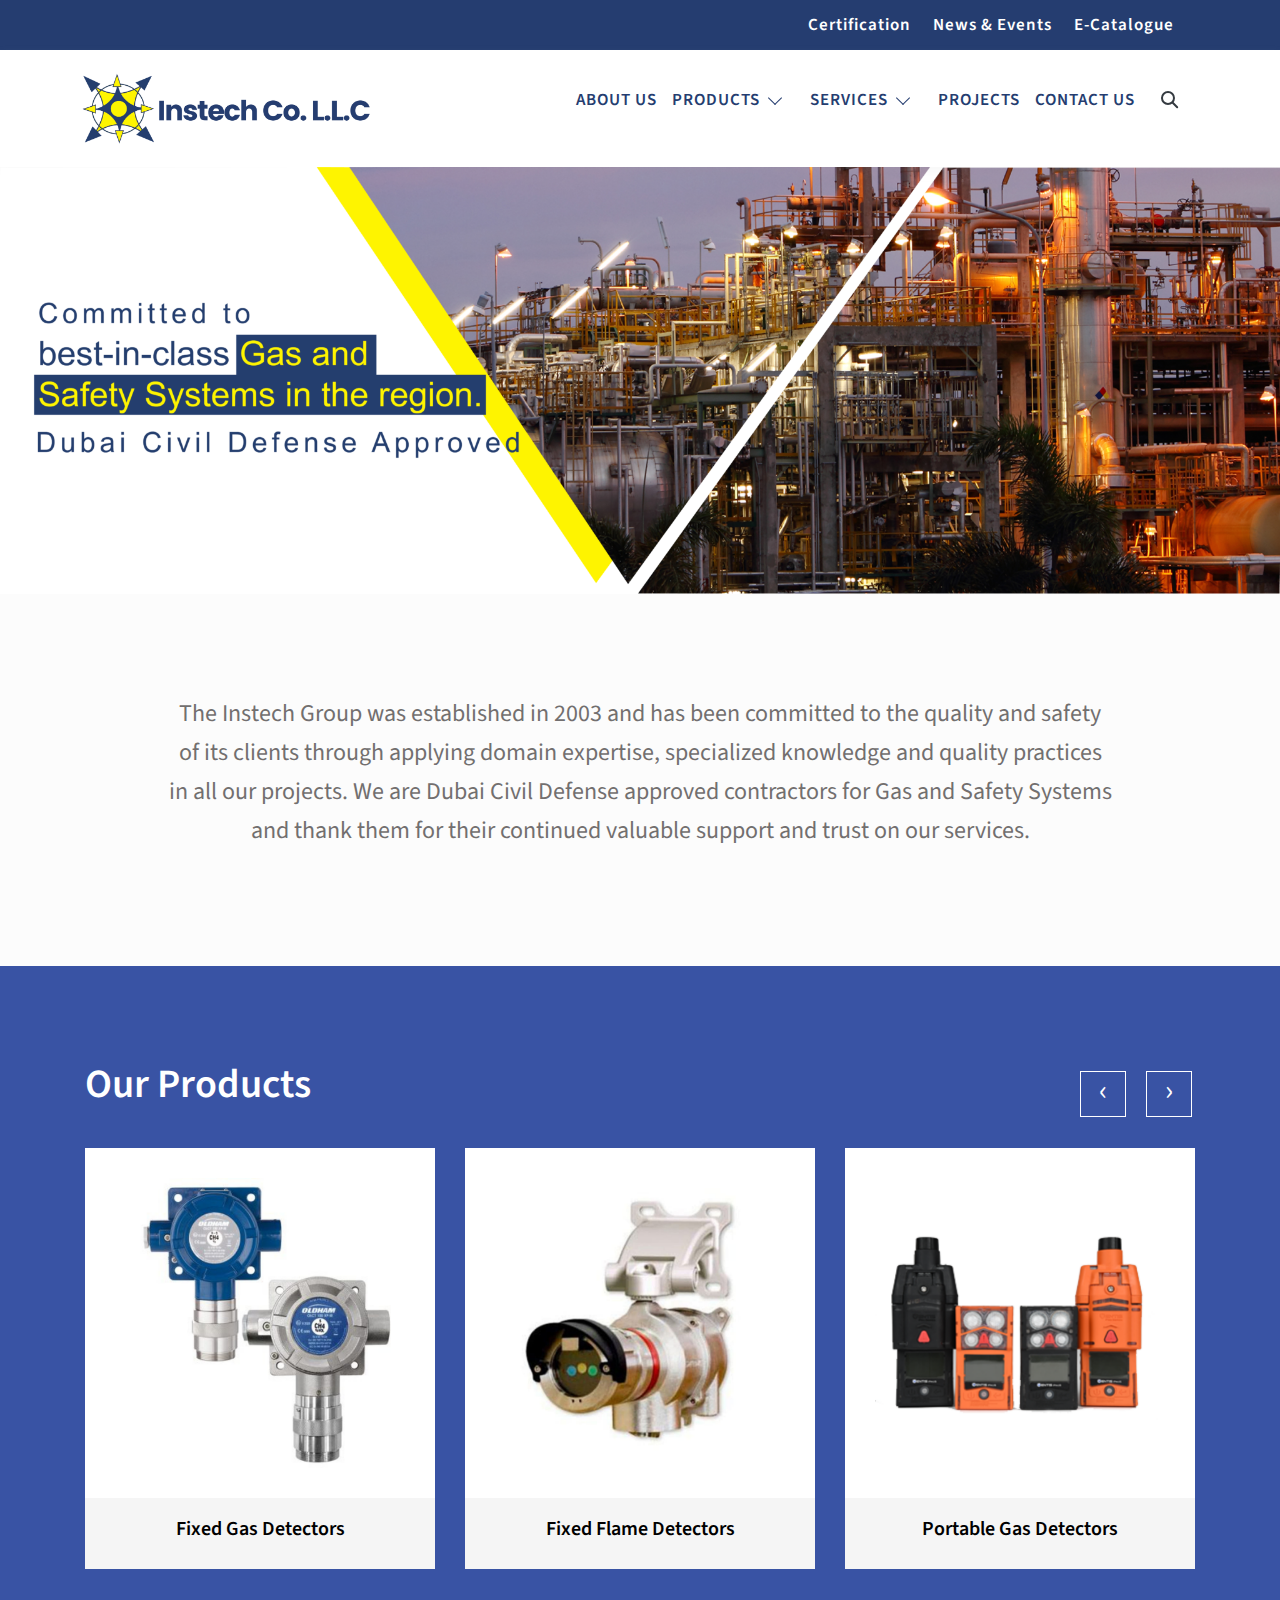
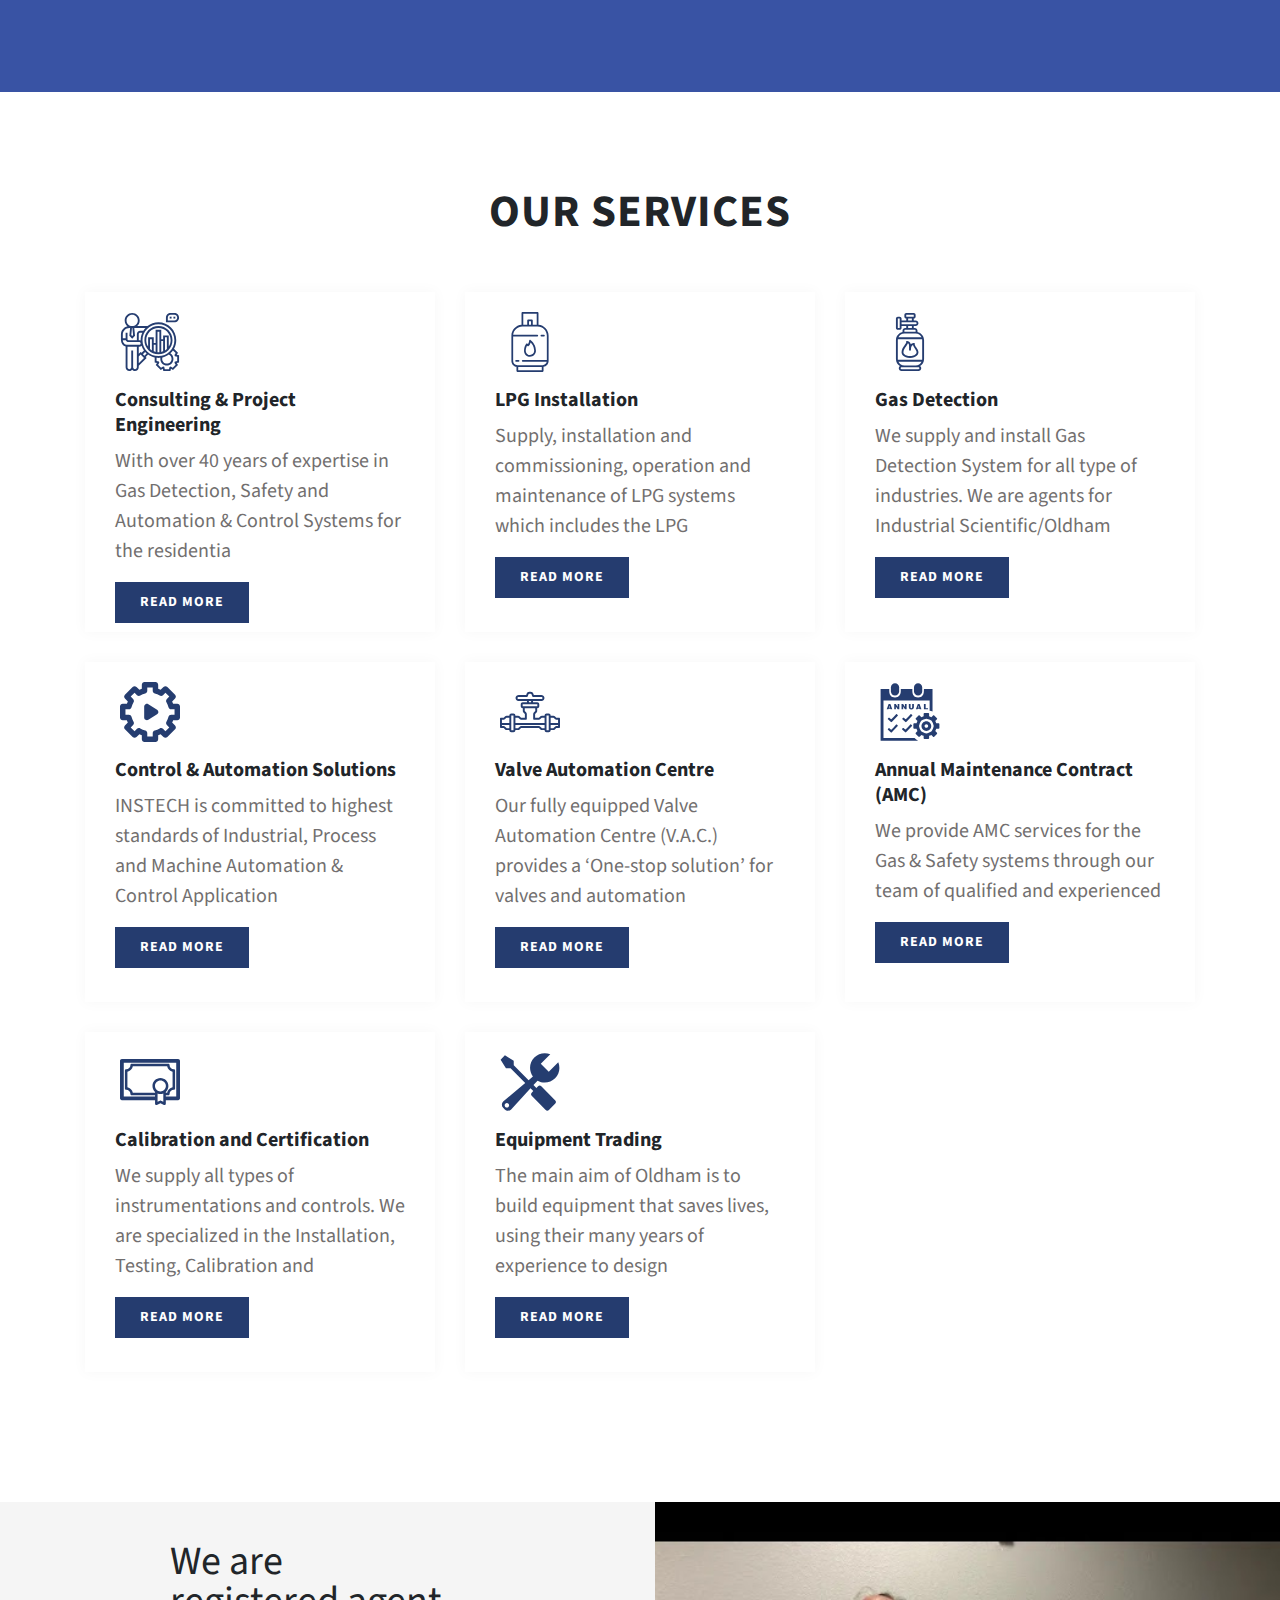
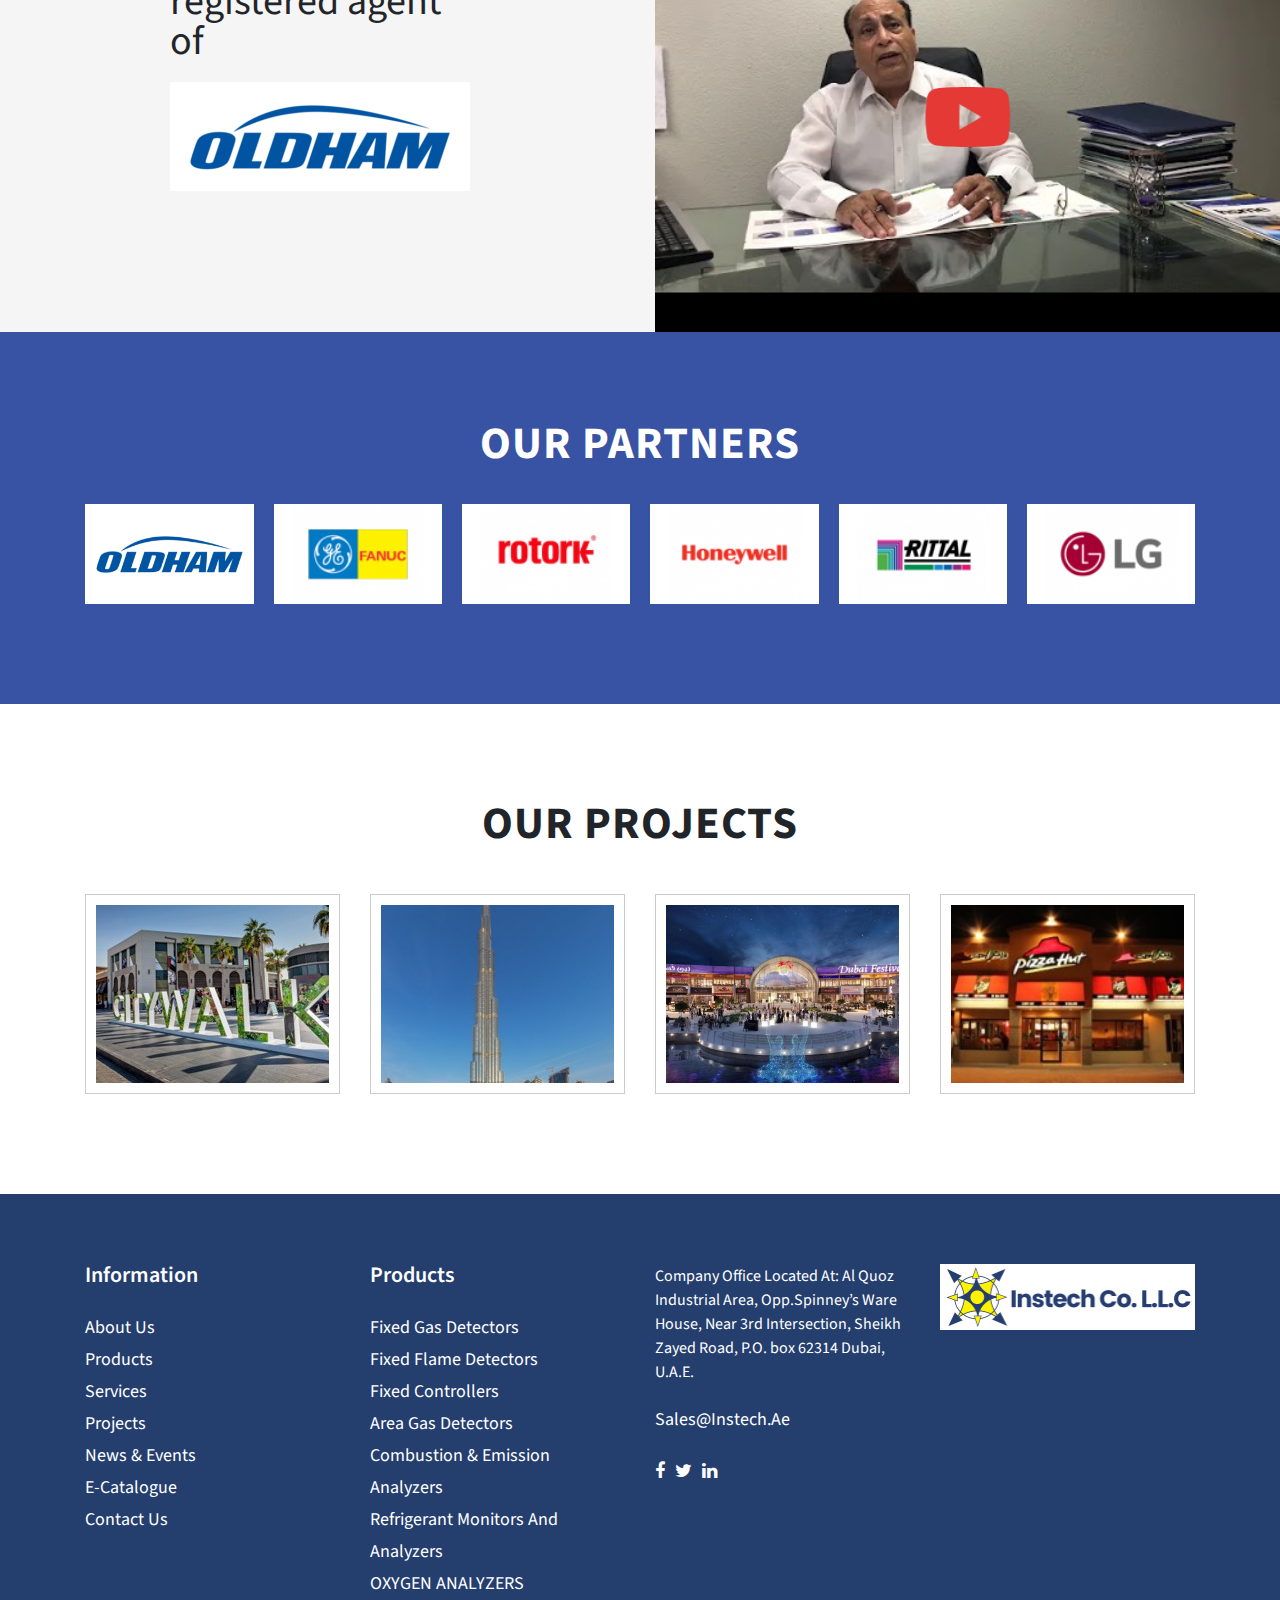
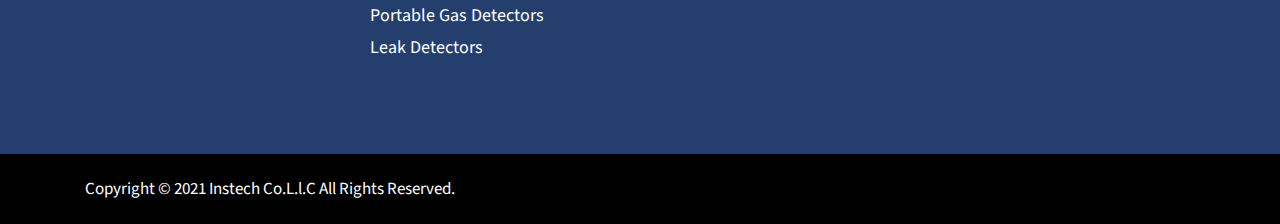
<file: index.html>
<!DOCTYPE html>
<html lang="en">

<head>
    <!-- Required meta tags -->
    <meta charset="UTF-8">
    <meta name="viewport" content="width=device-width, initial-scale=1.0">
    <title>instechllc</title>
    <!-- Bootstrap CSS -->
    <link rel="stylesheet" href="css/bootstrap.min.css">
    </link>

    <!-- Main CSS -->
    <link rel="stylesheet" href="css/main.css">
    </link>
    <!-- Animate CSS -->
    <link rel="stylesheet" href="css/animate.css">
    </link>
    <!-- Carousel CSS -->
    <link rel="stylesheet" href="css/owl.carousel.min.css">
    </link>
    <!-- Carousel Default CSS -->
    <link rel="stylesheet" href="css/owl.theme.default.min.css">
    </link>

    <!-- Fonts CSS -->
    <link rel="stylesheet" href="fonts/stylesheet.css">
    </link>
    <!-- Navigation CSS -->
    <link rel="stylesheet" href="css/header.css">
    </link>
    <!-- Responsive CSS -->
    <link rel="stylesheet" href="css/responsive.css">
    </link>
    <!-- font -->
    <link rel="stylesheet" href="https://cdnjs.cloudflare.com/ajax/libs/font-awesome/4.7.0/css/font-awesome.min.css" />
    <link href="https://fonts.googleapis.com/css2?family=Roboto&display=swap" rel="stylesheet">
</head>

<body>
    <!-- Header -->
    <div class="top-strip">
        <div class="container-fluid">
            <div class="row">
                <div class="col-md-12">
                    <div class="top-menu">
                        <ul>
                            <li><a href="#">Certification</a></li>
                            <li><a href="#">News & Events</a></li>
                            <li><a href="#">E-catalogue</a></li>

                        </ul>
                    </div>
                </div>
            </div>
        </div>
    </div>
    <header class="header_area">
        <div class="main_header_area animated">
            <div class="container-fluid">
                <nav id="navigation1" class="navigation">
                    <div class="main-header">
                        <div class="nav-header">
                            <a class="nav-brand" href="#"><img src="img/logo.png" alt=""></a>
                            <div class="nav-toggle"></div>
                        </div>
                        <div class="nav-search">
                            <div class="nav-search-button"><i class="nav-search-icon"></i></div>
                            <form>
                                <div class="nav-search-inner">
                                    <input type="search" name="search" placeholder="Search..." />
                                </div>
                            </form>
                        </div>


                        <div class="nav-menus-wrapper">
                            <ul class="nav-menu align-to-right">
                                <li><a href="#">ABOUT US</a></li>
                                <li>
                                    <a href="#">Products</a>
                                    <ul class="nav-dropdown">
                                        <li>
                                            <Script></Script>
                                            <a href="#">Fixed Gas Detectors</a>
                                            <ul class="nav-dropdown">
                                                <li><a href="#" target="_blank">OLCT 10 – OLC 10 Toxic & Flammable Gas
                                                        Fixed Detector</a></li>
                                                <li><a href="#" target="_blank">OLCT 10N Fixed Digital Gas Detector</a>
                                                </li>
                                                <li><a href="#" target="_blank">CTX 300 Fixed Toxic Gas Detector</a>
                                                </li>
                                                <li><a href="#" target="_blank">OLCT 100 – OLC 100 Toxic and Combustible
                                                        Gas Detector</a></li>
                                                <li><a href="#" target="_blank">OLCT 10N Fixed Digital Gas Detector</a>
                                                </li>
                                                <li><a href="#" target="_blank">OLCT 60 Industrial Gas Detector</a></li>
                                                <li><a href="#" target="_blank">OLCT 200 Universal Gas Detector</a></li>
                                                <li><a href="#" target="_blank">OLCT 80 / OLCT 80W Fixed Gas
                                                        Detector</a></li>

                                            </ul>
                                        </li>
                                        <li>
                                            <a href="#">Fixed Flame Detectors</a>
                                            <ul class="nav-dropdown">

                                                <li><a href="#" target="_blank">DF-TV7 Series Flame Detector</a>
                                                </li>
                                                <li><a href="#" target="_blank">MultiFlame 40 Series Flame
                                                        Detector</a></li>
                                            </ul>
                                        </li>
                                        <li>
                                            <a href="#">Portable Gas Detectors</a>
                                            <ul class="nav-dropdown">
                                                <li><a href="#" target="_blank">VENTIS® PRO5</a></li>
                                                <li><a href="#" target="_blank">MX6 IBRID SIX-GAS MONITOR</a></li>
                                                <li><a href="#" target="_blank">VENTIS® MX4</a></li>
                                                <li><a href="#" target="_blank">TANGO TX1</a></li>
                                                <li><a href="#" target="_blank">GASBADGE® PRO </a></li>
                                            </ul>
                                        </li>

                                        <li>
                                            <a href="#">Fixed Controllers</a>
                                            <ul class="nav-dropdown">
                                                <li><a href="#" target="_blank">MX 16 – One channel Gas controller with
                                                        display</a></li>
                                                <li><a href="#" target="_blank">MX 32 Analog and digital gas
                                                        controller</a></li>
                                                <li><a href="#" target="_blank">MX 43 SIL1 Certified Gas Detection
                                                        Controller</a></li>
                                                <li><a href="#" target="_blank">MX 52 Multichannel Gas Detection
                                                        Controller</a></li>
                                                <li><a href="#" target="_blank">MX 62 Multichannel Gas Detection
                                                        Controller</a></li>
                                                <li><a href="#" target="_blank">Gas Detection Car Park System – CPS</a>
                                                </li>
                                                <li><a href="#" target="_blank">One channel gas controller Surveyor
                                                        4B</a></li>
                                            </ul>
                                        </li>


                                        <li>
                                            <a href="#">Area Gas Detectors</a>
                                            <ul class="nav-dropdown">
                                                <li><a href="#" target="_blank">Radius® BZ1</a></li>
                                                <li><a href="#" target="_blank">Site Sentinel CXT Gas Detection Wireless
                                                        Controller</a></li>
                                                <li><a href="#" target="_blank">BM 25 – Transportable Multigas
                                                        Monitor</a></li>
                                                <li><a href="#" target="_blank">MX 40 – Transportable Multigas
                                                        Monitor</a></li>
                                            </ul>
                                        </li>


                                        <li>
                                            <a href="#">Combustion & Emission Analyzers</a>
                                            <ul class="nav-dropdown">
                                                <li><a href="#" target="_blank">Monoxor® XR High CO Analyzer</a></li>
                                                <li><a href="#" target="_blank">PCA® 400 Combustion & Emissions
                                                        Analyzer</a></li>
                                                <li><a href="#" target="_blank">PCA® 400 Active Sample Conditioner</a>
                                                </li>
                                                <li><a href="#" target="_blank">Insight® Plus Combustion Analyzer</a>
                                                </li>
                                                <li><a href="#" target="_blank">InTech® Combustion Analyzer</a></li>
                                                <li><a href="#" target="_blank">ECA 450 Environmental Analyzer</a></li>
                                                <li><a href="#" target="_blank">Monoxor® Plus CO Analyzer</a></li>
                                                <li><a href="#" target="_blank">Fyrite® Classic</a></li>
                                            </ul>
                                        </li>

                                        <li>
                                            <a href="#">Refrigerant Monitors and Analyzers</a>
                                            <ul class="nav-dropdown">
                                                <li><a href="#" target="_blank">MGS-400 Gas Detection Series</a></li>
                                                <li><a href="#" target="_blank">Single-Zone Refrigerant Gas Monitor</a>
                                                </li>
                                                <li><a href="#" target="_blank">Multi-Zone Refrigerant Gas Monitor</a>
                                                </li>
                                                <li><a href="#" target="_blank">PGM-IR Portable Refrigerant Monitor</a>
                                                </li>
                                                <li><a href="#">PGM-IR Portable Refrigerant Monitor</a></li>
                                                <li><a href="#">MVR-300 VRF Refrigerant Gas Detector</a></li>
                                                <li><a href="#">MGS-250 Infrared Gas Detector</a></li>
                                                <li><a href="#">MGS-402 Gas Detection Controller</a></li>
                                                <li><a href="#">MGS-408 Gas Detection Controller</a></li>
                                                <li><a href="#">MVR-SC Controller</a></li>
                                                <li><a href="#">MGS-550 Industrial Gas Detector</a></li>
                                            </ul>
                                        </li>

                                        <li>
                                            <a href="#"> OXYGEN ANALYZERS</a>

                                        </li>

                                        <li>
                                            <a href="#">Leak Detectors</a>
                                            <ul class="nav-dropdown">
                                                <li><a href="#" target="_blank">Informant®2 Dual Purpose Leak
                                                        Detector</a></li>
                                                <li><a href="#" target="_blank">Leakator® 10 Combustible Gas Leak
                                                        Detector</a></li>
                                                <li><a href="#" target="_blank">Leakator® Jr Combustible Gas Leak
                                                        Detector</a></li>
                                            </ul>
                                        </li>

                                    </ul>
                                </li>
                                <li>
                                    <a href="#">Services</a>
                                    <ul class="nav-dropdown">
                                        <li><a href="#">Consulting & Project Engineering</a></li>
                                        <li><a href="#">LPG Installation</a></li>
                                        <li><a href="#">Gas Detection</a></li>
                                        <li><a href="#">Control & Automation Solutions</a></li>
                                        <li><a href="#">Valve Automation Centre</a></li>
                                        <li><a href="#">Annual Maintenance Contract (AMC)</a></li>
                                        <li><a href="#">Calibration and Certification</a></li>
                                        <li><a href="#">Equipment Trading</a></li>
                                    </ul>
                                </li>
                                <li><a href="#" target="_blank">PROJECTS</a></li>
                                <li><a href="#">CONTACT US</a></li>
                            </ul>
                        </div>
                    </div>
            </div>
            </nav>
        </div>
        </div>
    </header>
    <!-- Start Main Slider Area -->
    <section class="main-slider">
        <img src="img/main-banner.png" />
    </section>
    <!-- About-Area -->
    <section class="main-about">
        <div class="container">
            <div class="row">
                <div class="col-md-12">
                    <div class="about-content">
                        <p>The Instech Group was established in 2003 and has been committed to the quality and safety of
                            its clients through applying domain expertise, specialized knowledge and quality practices
                            in all our projects. We are Dubai Civil Defense approved contractors for Gas and Safety
                            Systems and thank them for their continued valuable support and trust on our services.</p>
                        <!-- <a href="#" class="default-btn">Read more
                                                                                                <span></span>
                                                                                            </a> -->
                    </div>
                </div>

                <!-- <div class="col-md-6">
                                                                                        <div class="about-im">
                                                                                            <img src="img/about.jpg" alt="">
                                                                                            <a id="play-video" href="#" class="video-btn video-play-button" data-toggle="modal"
                                                                                            data-src="https://www.youtube.com/embed/0AlUX4sHzH8" data-target="#video-modal">
                                                                                            <img src="img/youtube.png"></a>
                                                                                        </div>
                                                                                    </div> -->
            </div>
        </div>
    </section>

    <div class="modal fade" id="video-modal" tabindex="-1" role="dialog" aria-labelledby="exampleModalLabel"
        aria-hidden="true" style="display: none;">
        <div class="modal-dialog modal-dialog-centered larz-size" role="document">
            <div class="modal-content">
                <button type="button" class="close" data-dismiss="modal" aria-label="Close">
                    <span aria-hidden="true">×</span>
                </button>
                <div class="modal-body">
                    <!-- 16:9 aspect ratio -->
                    <div class="embed-responsive embed-responsive-16by9">
                        <iframe class="embed-responsive-item" src="https://www.youtube.com/embed/0AlUX4sHzH8" id="video"
                            allowscriptaccess="always" allow="autoplay"></iframe>
                    </div>
                </div>
            </div>
        </div>
    </div>
    <!-- our-product -->
    <section class="product-area">
        <div class="container">
            <div class="row">
                <div class="col-md-12 col-lg-12">
                    <div class="product-heading">
                        <h4>Our Products</h4>
                    </div>
                    <div class="owl-carousel product owl-theme">
                        <div class="item">
                            <div class="our-box">
                                <a href="#">
                                    <img src="img/product-1.png" />
                                    <div class="product-content">
                                        <h5>Fixed Gas Detectors</h5>
                                    </div>
                                </a>
                            </div>
                        </div>

                        <div class="item">
                            <div class="our-box">
                                <a href="#">
                                    <img src="img/product-2.png" />
                                    <div class="product-content">
                                        <h5>Fixed Flame Detectors</h5>
                                    </div>
                                </a>
                            </div>
                        </div>

                        <div class="item">
                            <div class="our-box">
                                <a href="#">
                                    <img src="img/product-3.png" />
                                    <div class="product-content">
                                        <h5>Portable Gas Detectors</h5>
                                    </div>
                                </a>
                            </div>
                        </div>

                        <div class="item">
                            <div class="our-box">
                                <a href="#">

                                    <img src="img/product-4.png" />
                                    <div class="product-content">
                                        <h5>Gas Detector Controller & Alarms</h5>
                                    </div>
                                </a>
                            </div>
                        </div>

                        <div class="item">
                            <div class="our-box">
                                <a href="#">

                                    <img src="img/product-5.png" />
                                    <div class="product-content">
                                        <h5>Combusction and Emission Analyzers</h5>
                                    </div>
                                </a>
                            </div>
                        </div>

                        <div class="item">
                            <div class="our-box">
                                <a href="#">

                                    <img src="img/product-6.png" />
                                    <div class="product-content">
                                        <h5>Refrigerant Monitors and Analyzers</h5>
                                    </div>
                                </a>
                            </div>
                        </div>

                        <div class="item">
                            <div class="our-box">
                                <a href="#">

                                    <img src="img/product-7.png" />
                                    <div class="product-content">
                                        <h5>Area Gas Detectors</h5>
                                    </div>
                                </a>
                            </div>
                        </div>

                        <div class="item">
                            <div class="our-box">
                                <a href="#">

                                    <img src="img/product-8.png" />
                                    <div class="product-content">
                                        <h5>Oxyzen Analyzer</h5>
                                    </div>
                                </a>
                            </div>
                        </div>

                        <div class="item">
                            <div class="our-box">
                                <a href="#">

                                    <img src="img/product-9.png" />
                                    <div class="product-content">
                                        <h5>Leak Detectors</h5>
                                    </div>
                                </a>
                            </div>
                        </div>
                    </div>
                </div>
            </div>
        </div>
        </div>
        </div>
    </section>

    <!-- our-services -->
    <section class="main-services">
        <div class="container">
            <h2>OUR SERVICES</h2>
            <div class="row">
                <div class="col-md-4">
                    <div class="services-contnet">
                        <div class="service-img">
                            <svg xmlns="http://www.w3.org/2000/svg" id="Layer_5" height="512" viewBox="0 0 64 64"
                                width="512">
                                <path
                                    d="m61.866 43.48-4.264-4.264c1.523-2.732 2.398-5.872 2.398-9.216 0-10.477-8.523-19-19-19-4.378 0-8.403 1.503-11.619 4h-11.107c1.667-1.467 2.726-3.61 2.726-6 0-4.411-3.589-8-8-8s-8 3.589-8 8c0 2.518 1.172 4.765 2.997 6.233-4 .914-6.997 4.494-6.997 8.767v6c0 3.164 2.112 5.842 5 6.705v22.295c0 2.206 1.794 4 4 4 1.2 0 2.266-.542 3-1.382.734.84 1.8 1.382 3 1.382 2.206 0 4-1.794 4-4v-1.586l8.414-8.414-1-1 2.558-2.558c2.074 1.486 4.451 2.571 7.028 3.126v5.213l2.416.603-1.281 2.136 5.347 5.347 2.134-1.282.603 2.415h7.562l.603-2.416 2.134 1.282 5.347-5.347-1.281-2.136 2.416-.602v-7.562l-2.416-.603zm-3.866-13.48c0 9.374-7.626 17-17 17s-17-7.626-17-17 7.626-17 17-17 17 7.626 17 17zm-3 20c0 2.757-2.243 5-5 5s-5-2.243-5-5c0-.516.102-1.013.254-1.498 2.476-.569 4.764-1.622 6.768-3.056 1.795.796 2.978 2.562 2.978 4.554zm-33-7.414-2 2v-7.586h.5c.966 0 1.842-.394 2.476-1.029.606 1.825 1.484 3.523 2.582 5.057l-2.558 2.558zm0-12.586c0 .122.016.24.018.361-.461-.224-.972-.361-1.518-.361h-.5v-6.5c0-.827.673-1.5 1.5-1.5h2.29c-1.136 2.435-1.79 5.14-1.79 8zm-8.041-5.373-.959.959-.959-.959.741-7.627h.435zm-6.959-15.627c0-3.309 2.691-6 6-6s6 2.691 6 6-2.691 6-6 6-6-2.691-6-6zm3 8h.773l-.814 8.373 3.041 3.041 3.041-3.041-.814-8.373h11.955c-.865.919-1.636 1.923-2.307 3h-3.375c-1.93 0-3.5 1.57-3.5 3.5v6.5h-9c-.551 0-1-.448-1-1v-7h-2v6h-3v-4c0-3.859 3.14-7 7-7zm-7 13h3.184c.414 1.161 1.514 2 2.816 2h11.5c.827 0 1.5.673 1.5 1.5s-.673 1.5-1.5 1.5h-12.5c-2.757 0-5-2.243-5-5zm13 31c-1.103 0-2-.897-2-2v-18h-2v18c0 1.103-.897 2-2 2s-2-.897-2-2v-22h10v22c0 1.103-.897 2-2 2zm4-6.414v-7.172l2-2 3.586 3.586zm6-8-1.586-1.586 2.402-2.402c.497.56 1.026 1.088 1.586 1.586zm35 1.195v4.438l-1.949.486-.534.206-.466 1.139 1.296 2.159-3.138 3.138-2.158-1.295-1.22.496-.612 2.452h-4.438l-.487-1.949-.203-.535-1.142-.464-2.158 1.295-3.138-3.138 1.296-2.159-.5-1.22-2.449-.611v-3.326c.658.069 1.324.107 2 .107.71 0 1.408-.046 2.098-.122-.06.369-.098.742-.098 1.122 0 3.859 3.14 7 7 7s7-3.141 7-7c0-2.452-1.283-4.655-3.296-5.913 1.043-.942 1.984-1.991 2.799-3.141l2.844 2.844-1.296 2.159.503 1.22z">
                                </path>
                                <path
                                    d="m63 6c0-2.757-2.243-5-5-5h-4c-2.757 0-5 2.243-5 5v5h9c2.757 0 5-2.243 5-5zm-12 0c0-1.654 1.346-3 3-3h4c1.654 0 3 1.346 3 3s-1.346 3-3 3h-7z">
                                </path>
                                <path d="m53 5h2v2h-2z"></path>
                                <path d="m57 5h2v2h-2z"></path>
                                <path
                                    d="m41 45c8.271 0 15-6.729 15-15s-6.729-15-15-15-15 6.729-15 15 6.729 15 15 15zm-5-10h2v7.637c-.688-.163-1.359-.371-2-.64zm-2 5.937c-.718-.461-1.388-.989-2-1.578v-10.359h2zm6 2.012v-21.949h2v21.949c-.331.026-.662.051-1 .051s-.669-.025-1-.051zm4-11.949h2v10.997c-.641.268-1.312.476-2 .64zm6 8.359c-.612.589-1.282 1.117-2 1.578v-13.937h2zm-9-22.359c7.168 0 13 5.832 13 13 0 2.535-.74 4.895-2 6.896v-11.896h-6v4h-2v-10h-6v14h-2v-6h-6v9.896c-1.26-2.002-2-4.362-2-6.896 0-7.168 5.832-13 13-13z">
                                </path>
                            </svg>
                        </div>
                        <h4>Consulting & Project Engineering</h4>
                        <p>With over 40 years of expertise in Gas Detection, Safety and Automation & Control Systems for
                            the residentia</p>
                        <a href="#" class="default-btn">READ MORE
                            <span></span>
                        </a>
                    </div>
                </div>

                <div class="col-md-4">
                    <div class="services-contnet">
                        <div class="service-img">
                            <svg xmlns="http://www.w3.org/2000/svg" xmlns:xlink="http://www.w3.org/1999/xlink"
                                id="Capa_1" x="0px" y="0px" viewBox="0 0 512 512"
                                style="enable-background:new 0 0 512 512;" xml:space="preserve">
                                <g>
                                    <g>
                                        <path
                                            d="M374.847,194.477h-21.608c-4.143,0-7.5,3.357-7.5,7.5s3.358,7.5,7.5,7.5h21.608c4.143,0,7.5-3.357,7.5-7.5    S378.99,194.477,374.847,194.477z">
                                        </path>
                                    </g>
                                </g>
                                <g>
                                    <g>
                                        <path
                                            d="M414.76,201.977c0-49.271-38.132-89.801-86.435-93.636V7.5c0-4.143-3.357-7.5-7.5-7.5H191.173c-4.143,0-7.5,3.357-7.5,7.5    v100.845c-48.302,3.834-86.433,44.362-86.433,93.633v0.002l0.001,216.081c0,25.417,18.794,46.522,43.214,50.159v36.28    c0,4.143,3.357,7.5,7.5,7.5h216.088c4.143,0,7.5-3.357,7.5-7.5v-36.28c24.408-3.635,43.196-24.721,43.215-50.12    c0-0.013,0.002-0.026,0.002-0.039c0-0.007-0.001-0.013-0.001-0.02L414.76,201.977z M198.673,15h114.652v93.042l-33.618,0.001    V72.327c0-4.143-3.357-7.5-7.5-7.5h-32.414c-4.143,0-7.5,3.357-7.5,7.5v35.717l-33.62,0.001V15z M264.707,79.827v28.215h-17.414    V79.827H264.707z M356.543,497H155.455v-28.222h201.088V497z M399.758,410.56h-206.05c-4.143,0-7.5,3.357-7.5,7.5    s3.357,7.5,7.5,7.5H398.96c-3.456,16.106-17.796,28.218-34.918,28.218H147.958c-19.694,0-35.717-16.022-35.717-35.718    l-0.001-208.581h206.051c4.143,0,7.5-3.357,7.5-7.5s-3.357-7.5-7.5-7.5H112.606c3.79-40.019,37.573-71.435,78.567-71.435h129.652    c0.013,0,0.025-0.002,0.038-0.002c43.507,0.021,78.896,35.422,78.896,78.935L399.758,410.56z">
                                        </path>
                                    </g>
                                </g>
                                <g>
                                    <g>
                                        <path
                                            d="M158.761,410.563h-21.609c-4.143,0-7.5,3.357-7.5,7.5s3.357,7.5,7.5,7.5h21.609c4.143,0,7.5-3.357,7.5-7.5    S162.903,410.563,158.761,410.563z">
                                        </path>
                                    </g>
                                </g>
                                <g>
                                    <g>
                                        <path
                                            d="M306.257,325.736c-0.083-0.833-0.155-1.534-0.177-1.857v0.002c-3.591-57.464-44.333-83.923-46.065-85.021    c-2.257-1.43-5.104-1.551-7.473-0.321c-2.37,1.231-3.907,3.63-4.034,6.298c-0.613,12.836-5.888,23.048-9.913,29.065l-3.815-3.815    c-1.579-1.579-3.79-2.373-6.001-2.165c-2.223,0.208-4.237,1.395-5.496,3.238c-9.439,13.824-15.479,29.708-17.467,45.935    c-0.635,5.175-0.852,10.247-0.646,15.076c0.124,2.911,0.306,4.792,0.544,6.086c3.291,25.151,24.864,44.088,50.286,44.088    c27.966,0,50.718-22.752,50.718-50.718C306.718,330.439,306.535,328.523,306.257,325.736z M256,367.344    c-17.963,0-33.197-13.416-35.436-31.206c-0.011-0.083-0.027-0.195-0.04-0.277c-0.04-0.251-3.462-23.055,10.372-48.444l3.066,3.066    c1.407,1.407,3.314,2.197,5.304,2.197c0.003,0,0.007,0,0.01,0c1.993-0.003,3.902-0.798,5.308-2.211    c0.588-0.591,11.99-12.251,16.835-31.188c10.91,10.484,27.583,31.805,29.69,65.535v0.002c0.025,0.399,0.113,1.315,0.222,2.407    c0.122,1.22,0.376,3.759,0.387,4.401C291.718,351.321,275.696,367.344,256,367.344z">
                                        </path>
                                    </g>
                                </g>
                                <g>
                                </g>
                                <g>
                                </g>
                                <g>
                                </g>
                                <g>
                                </g>
                                <g>
                                </g>
                                <g>
                                </g>
                                <g>
                                </g>
                                <g>
                                </g>
                                <g>
                                </g>
                                <g>
                                </g>
                                <g>
                                </g>
                                <g>
                                </g>
                                <g>
                                </g>
                                <g>
                                </g>
                                <g>
                                </g>
                            </svg>
                        </div>
                        <h4>LPG Installation</h4>
                        <p>Supply, installation and commissioning, operation and maintenance of LPG systems which
                            includes the LPG</p>
                        <a href="#" class="default-btn">READ MORE
                            <span></span>
                        </a>
                    </div>
                </div>

                <div class="col-md-4">
                    <div class="services-contnet">
                        <div class="service-img">
                            <svg xmlns="http://www.w3.org/2000/svg" id="Layer_5" height="512" viewBox="0 0 64 64"
                                width="512">
                                <g>
                                    <path
                                        d="m32 49c7.119 0 9-3.925 9-6 0-1.803-1.102-3.456-2.168-5.055-.901-1.351-1.832-2.748-1.832-3.945v-1h-1c-.029 0-1.743.028-3.156 1.445-.583-2.683-2.663-3.445-3.844-3.445h-1v1c0 .984-.85 2.153-1.835 3.506-1.41 1.939-3.165 4.351-3.165 7.494 0 2.075 1.881 6 9 6zm-4.218-12.317c.847-1.164 1.659-2.28 2.021-3.447.556.315 1.197 1.05 1.197 2.764v5h2v-1c0-3.268 1.263-4.4 2.157-4.793.342 1.344 1.187 2.612 2.011 3.848.901 1.351 1.832 2.748 1.832 3.945 0 1.383-1.463 4-7 4s-7-2.617-7-4c0-2.492 1.415-4.437 2.782-6.317z">
                                    </path>
                                    <path
                                        d="m40 21.232v-1.232c0-1.654-1.346-3-3-3h-.988l-.002-2h1.99c1.654 0 3-1.346 3-3s-1.346-3-3-3h-1.997l-.002-2c1.103-.001 1.999-.897 1.999-2v-2c0-1.103-.897-2-2-2h-8c-1.103 0-2 .897-2 2v2c0 1.103.897 2 2 2h.001l.002 2h-5.003v-2c0-1.103-.897-2-2-2h-2c-1.103 0-2 .897-2 2v10c0 1.103.897 2 2 2h2c1.103 0 2-.897 2-2v-2h5.007l.004 2h-1.011c-1.654 0-3 1.346-3 3v1.232c-4.002.913-7 4.494-7 8.768v20c0 3.201 1.686 6.01 4.211 7.606-.731.548-1.211 1.413-1.211 2.394 0 1.654 1.346 3 3 3h18c1.654 0 3-1.346 3-3 0-.981-.48-1.846-1.211-2.394 2.525-1.596 4.211-4.405 4.211-7.606v-20c0-4.274-2.998-7.855-7-8.768zm-19-4.232-2 .001v-10.001h2zm7-14h8l.001 2h-8.001zm2.001 4h4l.002 2h-4zm-7.001 4h15c.551 0 1 .449 1 1s-.449 1-1 1h-15zm7.007 4h4.003l.002 2h-4.001zm-4.007 5c0-.551.449-1 1-1h10c.551 0 1 .449 1 1v1h-12zm0 3h12c2.785 0 5.189 1.639 6.315 4h-24.63c1.126-2.361 3.53-4 6.315-4zm19 7v20c0 .34-.033.672-.08 1h-25.84c-.047-.328-.08-.66-.08-1v-20c0-.34.033-.672.08-1h25.84c.047.328.08.66.08 1zm-4 29c.551 0 1 .449 1 1s-.449 1-1 1h-18c-.551 0-1-.449-1-1s.449-1 1-1h3 12zm-3-2h-12c-2.785 0-5.189-1.639-6.315-4h24.63c-1.126 2.361-3.53 4-6.315 4z">
                                    </path>
                                </g>
                            </svg>
                        </div>
                        <h4>Gas Detection</h4>
                        <p>We supply and install Gas Detection System for all type of industries. We are agents for
                            Industrial Scientific/Oldham</p>
                        <a href="#" class="default-btn">READ MORE
                            <span></span>
                        </a>
                    </div>
                </div>

                <div class="col-md-4">
                    <div class="services-contnet">
                        <div class="service-img">
                            <svg xmlns="http://www.w3.org/2000/svg" xmlns:xlink="http://www.w3.org/1999/xlink"
                                id="Capa_1" x="0px" y="0px" viewBox="0 0 330 330"
                                style="enable-background:new 0 0 330 330;" xml:space="preserve">
                                <g>
                                    <path
                                        d="M315,120h-22.689c-1.587-4.488-3.415-8.893-5.476-13.196l16.05-16.051c5.858-5.857,5.858-15.355,0-21.213L260.46,27.114   c-5.857-5.858-15.355-5.858-21.213,0l-16.051,16.05c-4.303-2.06-8.707-3.887-13.196-5.476V15c0-8.284-6.716-15-15-15h-60   c-8.284,0-15,6.716-15,15v22.689c-4.488,1.588-8.893,3.415-13.195,5.475l-16.051-16.05c-5.857-5.859-15.355-5.858-21.213,0   L27.114,69.54c-2.813,2.813-4.394,6.628-4.394,10.606s1.58,7.794,4.394,10.606l16.051,16.051c-2.06,4.304-3.888,8.708-5.476,13.196   H15c-8.284,0-15,6.716-15,15v60c0,8.284,6.716,15,15,15h22.689c1.588,4.488,3.416,8.893,5.476,13.196l-16.051,16.051   c-2.813,2.813-4.394,6.628-4.394,10.606s1.58,7.794,4.394,10.606l42.428,42.426c5.858,5.859,15.355,5.857,21.213,0l16.051-16.05   c4.302,2.06,8.706,3.887,13.194,5.475V315c0,8.284,6.716,15,15,15h60c8.284,0,15-6.716,15-15v-22.689   c4.489-1.589,8.894-3.416,13.196-5.476l16.051,16.05c5.857,5.857,15.355,5.857,21.213,0l42.426-42.426   c5.858-5.857,5.858-15.355,0-21.213l-16.05-16.051c2.061-4.304,3.889-8.708,5.476-13.196H315c8.284,0,15-6.716,15-15v-60   C330,126.716,323.284,120,315,120z M300,180h-18.781c-6.845,0-12.822,4.634-14.527,11.263c-2.436,9.472-6.213,18.576-11.227,27.06   c-3.482,5.894-2.533,13.396,2.308,18.237l13.294,13.294l-21.213,21.213l-13.294-13.294c-4.84-4.84-12.342-5.788-18.237-2.308   c-8.479,5.011-17.584,8.788-27.062,11.228c-6.628,1.706-11.261,7.683-11.261,14.526V300h-30v-18.781   c0-6.844-4.633-12.82-11.261-14.526c-9.476-2.44-18.579-6.217-27.06-11.228c-5.895-3.482-13.396-2.533-18.237,2.308l-13.294,13.294   l-21.215-21.213l13.294-13.294c4.841-4.84,5.79-12.343,2.308-18.236c-5.011-8.481-8.789-17.587-11.228-27.063   C61.602,184.633,55.625,180,48.781,180H30v-30h18.781c6.844,0,12.82-4.633,14.526-11.261c2.439-9.476,6.217-18.581,11.228-27.063   c3.482-5.894,2.533-13.397-2.308-18.236L58.934,80.146l21.214-21.213l13.294,13.294c4.84,4.84,12.345,5.79,18.237,2.308   c8.479-5.011,17.584-8.788,27.061-11.228C145.367,61.602,150,55.625,150,48.781V30h30v18.781c0,6.844,4.633,12.82,11.261,14.526   c9.478,2.44,18.583,6.217,27.062,11.228c5.893,3.48,13.396,2.533,18.237-2.308l13.294-13.294l21.213,21.213L257.772,93.44   c-4.841,4.841-5.79,12.344-2.308,18.237c5.014,8.483,8.79,17.588,11.227,27.06c1.705,6.629,7.683,11.263,14.527,11.263H300V180z">
                                    </path>
                                    <path
                                        d="M203.95,152.28l-48-30c-4.624-2.891-10.453-3.043-15.222-0.4c-4.77,2.644-7.729,7.667-7.729,13.12v60   c0,5.453,2.959,10.477,7.729,13.12c2.266,1.255,4.77,1.88,7.271,1.88c2.764,0,5.523-0.763,7.95-2.28l48-30   c4.386-2.741,7.05-7.548,7.05-12.72S208.336,155.021,203.95,152.28z">
                                    </path>
                                </g>
                                <g>
                                </g>
                                <g>
                                </g>
                                <g>
                                </g>
                                <g>
                                </g>
                                <g>
                                </g>
                                <g>
                                </g>
                                <g>
                                </g>
                                <g>
                                </g>
                                <g>
                                </g>
                                <g>
                                </g>
                                <g>
                                </g>
                                <g>
                                </g>
                                <g>
                                </g>
                                <g>
                                </g>
                                <g>
                                </g>
                            </svg>
                        </div>
                        <h4>Control & Automation Solutions</h4>
                        <p>INSTECH is committed to highest standards of Industrial, Process and Machine Automation &
                            Control Application</p>
                        <a href="#" class="default-btn">READ MORE
                            <span></span>
                        </a>
                    </div>
                </div>

                <div class="col-md-4">
                    <div class="services-contnet">
                        <div class="service-img">
                            <svg xmlns="http://www.w3.org/2000/svg" xmlns:xlink="http://www.w3.org/1999/xlink"
                                id="Capa_1" x="0px" y="0px" viewBox="0 0 463 463"
                                style="enable-background:new 0 0 463 463;" xml:space="preserve">
                                <path
                                    d="M455.5,276h-20.687c-0.134,0-0.259-0.052-0.353-0.146l-11.315-11.315c-2.928-2.927-6.819-4.539-10.959-4.539H391v-0.5  c0-8.547-6.953-15.5-15.5-15.5h-16c-8.547,0-15.5,6.953-15.5,15.5v0.5h-21.187c-4.14,0-8.031,1.612-10.96,4.54l-11.312,11.313  c-0.095,0.095-0.221,0.146-0.354,0.146H271v-29.187c0-0.131,0.053-0.26,0.147-0.354l11.312-11.313  c2.928-2.927,4.541-6.819,4.541-10.96V203h0.5c8.547,0,15.5-6.953,15.5-15.5v-16c0-8.547-6.953-15.5-15.5-15.5H255v-9h64.5  c6.904,0,13.431-3.019,17.907-8.281c4.474-5.26,6.397-12.226,5.277-19.11C340.865,108.43,330.53,100,318.644,100h-57.738  l-2.644-7.932C255.058,82.457,246.098,76,235.968,76h-8.936c-10.13,0-19.09,6.457-22.294,16.068L202.094,100h-57.738  c-11.886,0-22.221,8.43-24.04,19.608c-1.12,6.885,0.803,13.851,5.277,19.11c4.476,5.263,11.002,8.281,17.907,8.281H208v9h-32.5  c-8.547,0-15.5,6.953-15.5,15.5v16c0,8.547,6.953,15.5,15.5,15.5h0.5v21.187c0,4.141,1.613,8.033,4.54,10.959l11.315,11.315  c0.092,0.093,0.146,0.222,0.146,0.353V276h-29.187c-0.134,0-0.259-0.052-0.353-0.146l-11.315-11.315  c-2.928-2.927-6.819-4.539-10.959-4.539H119v-0.5c0-8.547-6.953-15.5-15.5-15.5h-16c-8.547,0-15.5,6.953-15.5,15.5v0.5H50.813  c-4.14,0-8.031,1.612-10.96,4.54l-11.312,11.313C28.446,275.948,28.32,276,28.187,276H7.5c-4.142,0-7.5,3.357-7.5,7.5v64  c0,4.143,3.358,7.5,7.5,7.5h20.687c0.134,0,0.259,0.052,0.353,0.146l11.315,11.315c2.928,2.927,6.819,4.539,10.959,4.539H72v0.5  c0,8.547,6.953,15.5,15.5,15.5h16c8.547,0,15.5-6.953,15.5-15.5V371h21.187c4.14,0,8.031-1.612,10.96-4.54l11.312-11.313  c0.095-0.095,0.221-0.146,0.354-0.146h137.373c0.134,0,0.26,0.052,0.353,0.146l11.315,11.315c2.928,2.927,6.819,4.539,10.959,4.539  H344v0.5c0,8.547,6.953,15.5,15.5,15.5h16c8.547,0,15.5-6.953,15.5-15.5V371h21.187c4.14,0,8.031-1.612,10.96-4.54l11.312-11.313  c0.095-0.095,0.221-0.146,0.354-0.146H455.5c4.142,0,7.5-3.357,7.5-7.5v-64C463,279.357,459.642,276,455.5,276z M412.187,275  c0.134,0,0.259,0.052,0.353,0.146l11.315,11.315c2.928,2.927,6.819,4.539,10.959,4.539H448v25h-57v-41H412.187z M137.02,129.001  c-1.643-1.932-2.317-4.411-1.898-6.984c0.64-3.935,4.696-7.017,9.234-7.017H207.5c3.229,0,6.094-2.065,7.115-5.128l4.353-13.06  c1.159-3.477,4.4-5.813,8.064-5.813h8.936c3.665,0,6.905,2.336,8.064,5.813l4.353,13.06c1.021,3.063,3.887,5.128,7.115,5.128h63.144  c4.538,0,8.594,3.082,9.234,7.017c0.419,2.573-0.255,5.053-1.898,6.984c-1.621,1.906-3.982,2.999-6.48,2.999h-176  C141.002,132,138.641,130.907,137.02,129.001z M223,147h17v9h-17V147z M175,187.5v-16c0-0.275,0.224-0.5,0.5-0.5h112  c0.276,0,0.5,0.225,0.5,0.5v16c0,0.275-0.224,0.5-0.5,0.5h-112C175.224,188,175,187.775,175,187.5z M140.187,275  c0.134,0,0.259,0.052,0.353,0.146l11.315,11.315c2.928,2.927,6.819,4.539,10.959,4.539H199.5c4.142,0,7.5-3.357,7.5-7.5v-36.687  c0-4.141-1.613-8.033-4.54-10.959l-11.315-11.315c-0.092-0.093-0.146-0.222-0.146-0.353V203h81v21.187  c0,0.131-0.053,0.26-0.147,0.354l-11.312,11.313c-2.928,2.927-4.541,6.819-4.541,10.96V283.5c0,4.143,3.358,7.5,7.5,7.5h36.687  c4.14,0,8.031-1.612,10.96-4.54l11.312-11.313c0.095-0.095,0.221-0.146,0.354-0.146H344v41H119v-41H140.187z M28.187,291  c4.14,0,8.031-1.612,10.96-4.54l11.312-11.313c0.095-0.095,0.221-0.146,0.354-0.146H72v41H15v-25H28.187z M50.813,356  c-0.134,0-0.259-0.052-0.353-0.146l-11.315-11.315C36.218,341.612,32.326,340,28.187,340H15v-9h57v25H50.813z M104,371.5  c0,0.275-0.224,0.5-0.5,0.5h-16c-0.276,0-0.5-0.225-0.5-0.5v-112c0-0.275,0.224-0.5,0.5-0.5h16c0.276,0,0.5,0.225,0.5,0.5V371.5z   M322.813,356c-0.134,0-0.26-0.052-0.353-0.146l-11.315-11.315c-2.928-2.927-6.819-4.539-10.959-4.539H162.813  c-4.14,0-8.031,1.612-10.96,4.54l-11.312,11.313c-0.095,0.095-0.221,0.146-0.354,0.146H119v-25h225v25H322.813z M376,371.5  c0,0.275-0.224,0.5-0.5,0.5h-16c-0.276,0-0.5-0.225-0.5-0.5v-112c0-0.275,0.224-0.5,0.5-0.5h16c0.276,0,0.5,0.225,0.5,0.5V371.5z   M434.813,340c-4.14,0-8.031,1.612-10.96,4.54l-11.312,11.313c-0.095,0.095-0.221,0.146-0.354,0.146H391v-25h57v9H434.813z">
                                </path>
                                <g>
                                </g>
                                <g>
                                </g>
                                <g>
                                </g>
                                <g>
                                </g>
                                <g>
                                </g>
                                <g>
                                </g>
                                <g>
                                </g>
                                <g>
                                </g>
                                <g>
                                </g>
                                <g>
                                </g>
                                <g>
                                </g>
                                <g>
                                </g>
                                <g>
                                </g>
                                <g>
                                </g>
                                <g>
                                </g>
                            </svg>
                        </div>
                        <h4>Valve Automation Centre</h4>
                        <p>Our fully equipped Valve Automation Centre (V.A.C.) provides a ‘One-stop solution’ for valves
                            and automation</p>
                        <a href="#" class="default-btn">READ MORE
                            <span></span>
                        </a>
                    </div>
                </div>

                <div class="col-md-4">
                    <div class="services-contnet">
                        <div class="service-img">
                            <svg xmlns="http://www.w3.org/2000/svg" xmlns:xlink="http://www.w3.org/1999/xlink" x="0px"
                                y="0px" viewBox="0 0 1000 1000" xml:space="preserve">
                                <metadata> Svg Vector Icons : http://www.onlinewebfonts.com/icon </metadata>
                                <g>
                                    <path
                                        d="M539.3,556.5c-0.1-2.3-1.1-4.4-2.7-5.9l-14.8-14.2c-1.6-1.5-4.7-2.4-7.1-2.3c-2.4,0.1-3.6,1.1-5.1,2.6l-45.8,51.8c-9.7,10.5-32.1,33.9-36.4,33.9c-4.2,0-9.9-7-11.5-8.4l-18.7-17.2c-1.6-1.5-3.8-2.4-6.2-2.3c-2.4,0.1-4.5,1.1-6,2.7l-11.8,12.3c-1.5,1.6-2.4,3.7-2.3,6c0.1,2.3,1.1,4.4,2.7,5.9l50.3,46.2c1.6,1.5,3.8,2.4,6.2,2.3c2.4-0.1,4.5-1.1,6-2.7l17.7-18.4l-0.1-0.1l83.3-86C538.5,560.9,539.4,558.8,539.3,556.5z">
                                    </path>
                                    <path
                                        d="M576.1,932.7h-518v-625h769.2v169.4c16.6,3.2,32.7,7.8,48.1,13.8V151.1v-35.7l-142.8,0l-1.4,36c0,60.2-27.5,108.3-96.2,108.3c-68.6,0-96.1-48.1-96.1-108.3v-36H346.5v36c0,58.8-27.7,108.1-96.3,108.1c-68.6,0-96-47.9-96-108.1l0.2-36l-144.4,0v35.7v829.7c0,0,25,0,33.6,0l592,0C613.6,967.6,593.5,951.3,576.1,932.7z">
                                    </path>
                                    <path
                                        d="M250.2,225.2c37.3,0,68.6-32.6,68.6-68.6V87.9c0-36.1-31.3-68.6-68.6-68.6c-37.3,0-68.6,32.6-68.6,68.6v68.6C181.6,192.6,212.9,225.2,250.2,225.2z">
                                    </path>
                                    <path
                                        d="M635,225.2c37.3,0,68.6-32.6,68.6-68.6V87.9c0-36.1-31.3-68.6-68.6-68.6c-37.3,0-68.6,32.6-68.6,68.6v68.6C566.3,192.6,597.7,225.2,635,225.2z">
                                    </path>
                                    <path
                                        d="M295.5,550.6l-14.8-14.2c-1.6-1.5-4.7-2.4-7.1-2.3c-2.4,0.1-3.6,1.1-5.1,2.7l-45.8,51.8c-9.7,10.5-32.1,33.9-36.4,33.9c-4.2,0-9.9-7-11.5-8.4l-18.7-17.2c-1.6-1.5-3.8-2.4-6.2-2.3c-2.4,0.1-4.5,1.1-6,2.7l-11.8,12.3c-1.5,1.6-2.4,3.7-2.3,6c0.1,2.3,1.1,4.4,2.7,5.9l50.3,46.2c1.6,1.5,3.8,2.4,6.2,2.3c2.4-0.1,4.5-1.1,6-2.7l17.7-18.4l-0.1-0.1l83.3-86c1.5-1.6,2.4-3.7,2.3-6C298.2,554.1,297.2,552.1,295.5,550.6z">
                                    </path>
                                    <path
                                        d="M298.3,728.9c-0.1-2.3-1.1-4.4-2.7-5.9l-14.8-14.2c-1.6-1.5-4.7-2.4-7.1-2.3c-2.4,0.1-3.6,1.1-5.1,2.6l-45.8,51.8c-9.7,10.5-32.1,33.9-36.4,33.9c-4.2,0-9.9-7-11.5-8.4l-18.7-17.2c-1.6-1.5-3.8-2.4-6.2-2.3c-2.4,0.1-4.5,1.1-6,2.7l-11.8,12.3c-1.5,1.6-2.4,3.7-2.3,6c0.1,2.3,1.1,4.4,2.7,5.9l50.3,46.2c1.6,1.5,3.8,2.4,6.2,2.3c2.4-0.1,4.5-1.1,6-2.7l17.7-18.4l-0.1-0.1l83.3-86C297.4,733.3,298.3,731.2,298.3,728.9z">
                                    </path>
                                    <path
                                        d="M976.7,688.4h-40.2c-3.7-13.3-8.9-25.9-15.5-37.6l28.4-28.4c5.2-5.2,5.2-13.7,0-18.9l-45.8-45.8c-2.6-2.6-6-3.9-9.4-3.9c-3.5,0-6.8,1.3-9.4,3.9L856.3,586c-11.7-6.6-24.4-11.8-37.6-15.5v-40.2c0-7.3-6-13.3-13.3-13.3h-64.8c-7.3,0-13.3,6-13.3,13.3v40.2c-13.3,3.7-25.9,8.9-37.6,15.5l-28.4-28.3c-2.6-2.6-6-3.9-9.4-3.9s-6.8,1.3-9.4,3.9l-45.8,45.8c-5.1,5.2-5.1,13.7,0,18.9l28.4,28.4c-6.6,11.7-11.8,24.4-15.5,37.6h-40.2c-7.3,0-13.3,6-13.3,13.3v64.8c0,7.3,6,13.3,13.3,13.3h40.2c3.7,13.3,8.9,25.9,15.5,37.6l-28.4,28.4c-5.1,5.2-5.1,13.7,0,18.9l45.8,45.8c2.6,2.6,6,3.9,9.4,3.9s6.8-1.3,9.4-3.9l28.4-28.4c11.7,6.6,24.4,11.8,37.6,15.5V938c0,7.3,6,13.3,13.3,13.3h64.8c7.3,0,13.3-6,13.3-13.3v-40.2c13.3-3.7,25.9-8.9,37.6-15.5l28.4,28.4c2.6,2.6,6,3.9,9.4,3.9c3.5,0,6.8-1.3,9.4-3.9l45.8-45.8c5.2-5.2,5.2-13.7,0-18.9l-28.4-28.4c6.6-11.7,11.8-24.4,15.5-37.6h40.2c7.3,0,13.3-6,13.3-13.3v-64.8C990,694.4,984,688.4,976.7,688.4L976.7,688.4z M886.9,766c-2.6,9.2-6.2,18.1-10.8,26.2l-16.3,28.9L831,837.4c-8.1,4.6-16.9,8.2-26.2,10.8l-31.9,8.9l-31.9-8.9c-9.2-2.6-18.1-6.2-26.2-10.8l-28.9-16.3l-16.3-28.9c-4.6-8.1-8.2-16.9-10.8-26.2l-8.8-31.9l8.9-31.9c2.6-9.2,6.2-18.1,10.8-26.2l16.3-28.9l28.9-16.3c8.1-4.6,16.9-8.2,26.2-10.8l31.9-8.9l31.9,8.9c9.2,2.6,18.1,6.2,26.2,10.8l28.9,16.3l16.3,28.9c4.6,8.1,8.2,16.9,10.8,26.2l8.9,31.9L886.9,766L886.9,766z">
                                    </path>
                                    <path
                                        d="M772.8,652.7c-44.9,0-81.4,36.4-81.4,81.4c0,44.9,36.4,81.4,81.4,81.4c44.9,0,81.4-36.4,81.4-81.4C854.3,689.2,817.9,652.7,772.8,652.7L772.8,652.7z M772.8,764.1c-16.6,0-30-13.4-30-30c0-16.6,13.4-30,30-30c16.6,0,30,13.4,30,30C802.8,750.7,789.4,764.1,772.8,764.1L772.8,764.1z">
                                    </path>
                                    <path
                                        d="M140.1,456.1h-28l31.4-87.4h29.5l31.4,87.4h-28.5l-3.8-11.4h-28.5L140.1,456.1z M167.1,426.2l-9.5-31.4l-8.5,31.4H167.1z">
                                    </path>
                                    <path
                                        d="M264,368.7l31.4,47.5l-0.9-20v-27.6H322v87.4h-27.1l-31.4-47.5l1.4,19.9v27.6h-27.6v-87.4H264z">
                                    </path>
                                    <path
                                        d="M385.6,368.7l31.4,47.5l-1-20v-27.6h27.6v87.4h-27.1l-31.4-47.5l1.4,19.9v27.6H359v-87.4H385.6z">
                                    </path>
                                    <path
                                        d="M480.6,418.1v-49.4h29V421c-0.6,11.1,3.8,16.5,13.3,16.2c9.2,0,13.6-5.4,13.3-16.2v-52.3h29v49.4c0.6,26.9-13.5,40.1-42.3,39.4C494.1,458.2,480,445.1,480.6,418.1z">
                                    </path>
                                    <path
                                        d="M626.5,456.1h-28l31.3-87.4h29.5l31.4,87.4h-28.5l-3.8-11.4h-28.5L626.5,456.1z M653.5,426.2l-9.5-31.4l-8.6,31.4H653.5z">
                                    </path>
                                    <path d="M800.3,456.1h-68.4v-87.4h29v67h39.4V456.1z"></path>
                                    <path
                                        d="M535.5,727.5c-0.1-2.3-1.1-4.4-2.7-5.9L518,707.3c-1.6-1.5-4.7-2.4-7.1-2.3c-2.4,0.1-3.6,1.1-5.1,2.6L460,759.5c-9.7,10.5-32.1,33.9-36.4,33.9c-4.2,0-9.9-7-11.5-8.4l-18.7-17.2c-1.6-1.5-3.8-2.4-6.2-2.3c-2.4,0.1-4.5,1.1-6,2.7l-11.8,12.3c-1.5,1.6-2.4,3.7-2.3,6c0.1,2.3,1.1,4.4,2.7,5.9l50.3,46.2c1.6,1.5,3.8,2.4,6.2,2.3c2.4-0.1,4.5-1.1,6-2.7l17.7-18.4l-0.1-0.1l83.3-86C534.7,731.9,535.6,729.8,535.5,727.5z">
                                    </path>
                                </g>
                            </svg>
                        </div>
                        <h4>Annual Maintenance Contract (AMC)</h4>
                        <p>We provide AMC services for the Gas & Safety systems through our team of qualified and
                            experienced</p>
                        <a href="#" class="default-btn">READ MORE
                            <span></span>
                        </a>
                    </div>
                </div>


                <div class="col-md-4">
                    <div class="services-contnet">
                        <div class="service-img">
                            <svg xmlns="http://www.w3.org/2000/svg" xmlns:xlink="http://www.w3.org/1999/xlink"
                                id="Capa_1" x="0px" y="0px" viewBox="0 0 477 477"
                                style="enable-background:new 0 0 477 477;" xml:space="preserve">
                                <path
                                    d="M462,55H15C6.716,55,0,61.715,0,70v298c0,8.284,6.716,15,15,15h263.7v29c0,3.449,1.777,6.654,4.702,8.481  c1.614,1.009,3.453,1.519,5.298,1.519c1.497,0,2.998-0.336,4.387-1.014l28.393-13.858l28.394,13.858  c3.103,1.515,6.763,1.322,9.685-0.505c2.925-1.827,4.702-5.032,4.702-8.481v-29H462c8.284,0,15-6.716,15-15V70  C477,61.715,470.284,55,462,55z M278.172,270.692c0-23.879,19.428-43.307,43.307-43.307c23.88,0,43.308,19.428,43.308,43.307  c0,23.88-19.428,43.308-43.308,43.308C297.6,314,278.172,294.572,278.172,270.692z M364.26,317.308  c12.608-11.58,20.526-28.188,20.526-46.616c0-34.907-28.399-63.307-63.308-63.307c-34.907,0-63.307,28.399-63.307,63.307  c0,18.429,7.92,35.038,20.528,46.618V324H102.072C97.978,302.228,80.771,285.022,59,280.927V157.072  c21.771-4.095,38.978-21.301,43.072-43.072h272.855c4.095,21.771,21.301,38.978,43.072,43.072v123.855  c-21.771,4.095-38.978,21.301-43.072,43.072H364.26V317.308z M344.26,395.991l-18.394-8.978c-2.77-1.352-6.004-1.352-8.773,0  l-18.393,8.978v-66.247c7.074,2.738,14.75,4.256,22.778,4.256c8.03,0,15.707-1.519,22.781-4.257V395.991z M447,353h-82.74v-9H384  c5.522,0,10-4.478,10-10c0-18.748,15.252-34,34-34c5.522,0,10-4.478,10-10V148c0-5.522-4.478-10-10-10c-18.748,0-34-15.252-34-34  c0-5.522-4.478-10-10-10H93c-5.522,0-10,4.478-10,10c0,18.748-15.252,34-34,34c-5.522,0-10,4.478-10,10v142c0,5.522,4.478,10,10,10  c18.748,0,34,15.252,34,34c0,5.522,4.478,10,10,10h185.7v9H30V85h417V353z">
                                </path>
                                <g>
                                </g>
                                <g>
                                </g>
                                <g>
                                </g>
                                <g>
                                </g>
                                <g>
                                </g>
                                <g>
                                </g>
                                <g>
                                </g>
                                <g>
                                </g>
                                <g>
                                </g>
                                <g>
                                </g>
                                <g>
                                </g>
                                <g>
                                </g>
                                <g>
                                </g>
                                <g>
                                </g>
                                <g>
                                </g>
                            </svg>
                        </div>
                        <h4>Calibration and Certification</h4>
                        <p>We supply all types of instrumentations
                            and controls. We are specialized in the Installation, Testing, Calibration and</p>
                        <a href="#" class="default-btn">READ MORE
                            <span></span>
                        </a>
                    </div>
                </div>

                <div class="col-md-4">
                    <div class="services-contnet">
                        <div class="service-img">
                            <svg xmlns="http://www.w3.org/2000/svg" xmlns:xlink="http://www.w3.org/1999/xlink" x="0px"
                                y="0px" viewBox="0 0 1000 1000" xml:space="preserve">
                                <metadata> Svg Vector Icons : http://www.onlinewebfonts.com/icon </metadata>
                                <g>
                                    <path
                                        d="M971.4,171.3c36.8,88.8,19.2,194.8-52.9,266.9c-79.4,79.5-199.6,91.9-292.9,39.3L558,551.2l48.1,48.3l28.7-28.7c14.8-14.8,38.6-14.8,53.3,0l233.4,235.7c14.7,14.7,14.7,38.6,0,53.3L815,966.3c-14.7,14.7-38.6,14.7-53.3,0L528.4,730.5c-14.7-14.7-14.7-38.6,0-53.3l26.2-26.2l-45.9-46L186,957.6c-29.4,29.5-77.1,29.5-106.5,0l-26.6-26.6c-29.4-29.4-29.4-77.1,0-106.5l367.7-308L176.3,271.7l-77.1-0.1L10,128.1l71.8-72L228.6,146l1,75.5l247,248l71.9-60.2c-70.3-95.8-62.9-230.6,23.7-317.2C644,20.2,749.3,2.4,837.9,38.5L679.6,194.6l133.1,133.1L971.4,171.3L971.4,171.3L971.4,171.3z M141.2,861.9c-14.7-14.7-38.6-14.7-53.3,0c-14.7,14.8-14.7,38.6,0,53.3c14.7,14.7,38.6,14.7,53.3,0C155.9,900.5,155.9,876.7,141.2,861.9L141.2,861.9z">
                                    </path>
                                </g>
                            </svg>
                        </div>
                        <h4>Equipment Trading</h4>
                        <p>The main aim of Oldham is to build equipment that saves lives, using their many years of
                            experience to design</p>
                        <a href="#" class="default-btn">READ MORE
                            <span></span>
                        </a>
                    </div>
                </div>
            </div>
        </div>
    </section>
    <section class="extr-section">
        <div class="container-full">
            <div class="row">
                <div class="col-md-6">
                    <div class="extr-list">
                        <h2>We are registered agent of</h2>
                        <img src="img/logo-1.png" />
                    </div>
                </div>
                <div class="col-md-6">
                    <div class="about-im">
                        <img src="img/about.jpg" alt="">
                        <a id="play-video" href="#" class="video-btn video-play-button" data-toggle="modal"
                            data-src="https://www.youtube.com/embed/0AlUX4sHzH8" data-target="#video-modal">
                            <img src="img/youtube.png"></a>
                    </div>
                </div>


            </div>
        </div>
    </section>
    <!-- our-product -->
    <section class="product-area">
        <div class="container">
            <div class="row">
                <div class="col-md-12 col-lg-12">
                    <div class="product-headings">
                        <h4>OUR PARTNERS</h4>
                    </div>
                    <div class="owl-carousel clients owl-theme">
                        <div class="item">
                            <div class="clients-logo">
                                <img src="img/logo-1.png" />

                            </div>
                        </div>

                        <div class="item">
                            <div class="clients-logo">
                                <img src="img/logo-2.png" />

                            </div>
                        </div>

                        <div class="item">
                            <div class="clients-logo">
                                <img src="img/logo-3.png" />

                            </div>
                        </div>

                        <div class="item">
                            <div class="clients-logo">
                                <img src="img/logo-4.png" />

                            </div>
                        </div>

                        <div class="item">
                            <div class="clients-logo">
                                <img src="img/logo-5.png" />

                            </div>
                        </div>

                        <div class="item">
                            <div class="clients-logo">
                                <img src="img/logo-6.png" />

                            </div>
                        </div>

                        <div class="item">
                            <div class="clients-logo">
                                <img src="img/logo-7.png" />

                            </div>
                        </div>

                        <div class="item">
                            <div class="clients-logo">
                                <img src="img/logo-8.png" />

                            </div>
                        </div>


                        <div class="item">
                            <div class="clients-logo">
                                <img src="img/logo-9.png" />

                            </div>
                        </div>

                        <div class="item">
                            <div class="clients-logo">
                                <img src="img/logo-10.png" />

                            </div>
                        </div>

                        <div class="item">
                            <div class="clients-logo">
                                <img src="img/logo-12.png" />

                            </div>
                        </div>

                        <div class="item">
                            <div class="clients-logo">
                                <img src="img/logo-13.png" />

                            </div>
                        </div>

                        <div class="item">
                            <div class="clients-logo">
                                <img src="img/logo-14.png" />

                            </div>
                        </div>


                    </div>
                </div>
            </div>
        </div>
        </div>
        </div>
    </section>

    <!-- our-project -->
    <section class="main-project">
        <div class="container">
            <h2>OUR PROJECTS</h2>
            <div class="row">
                <div class="col-md-3">
                    <div class="project-list">
                        <img src="img/project-1.jpg" alt="">
                    </div>
                </div>

                <div class="col-md-3">
                    <div class="project-list">
                        <img src="img/project-2.jpg" alt="">
                    </div>
                </div>

                <div class="col-md-3">
                    <div class="project-list">
                        <img src="img/project-3.jpg" alt="">
                    </div>
                </div>

                <div class="col-md-3">
                    <div class="project-list">
                        <img src="img/project-4.jpg" alt="">
                    </div>
                </div>
            </div>
        </div>
    </section>

    <!-- footer -->
    <footer>
        <div class="container">
            <div class="row">
                <div class="col-md-3 col-lg-3">
                    <div class="footer-list">
                        <h2>information</h2>
                        <ul>
                            <li><a href="#">about us</a></li>
                            <li><a href="#">Products</a></li>
                            <li><a href="#">Services</a></li>
                            <li><a href="#">Projects</a></li>
                            <li><a href="#">News & Events</a></li>
                            <li><a href="#">E-catalogue</a></li>
                            <li><a href="#">contact us</a></li>
                        </ul>
                    </div>
                </div>


                <div class="col-md-3 col-lg-3">
                    <div class="footer-list">
                        <h2>Products</h2>
                        <ul>
                            <li><a href="#">Fixed Gas Detectors</a></li>
                            <li><a href="#">Fixed Flame Detectors</a></li>
                            <li><a href="#">Fixed Controllers</a></li>
                            <li><a href="#">Area Gas Detectors</a></li>
                            <li><a href="#">Combustion & Emission Analyzers</a></li>
                            <li><a href="#">Refrigerant Monitors and Analyzers</a></li>
                            <li><a href="#"> OXYGEN ANALYZERS</a></li>
                            <li><a href="#">Portable Gas Detectors</a></li>
                            <li><a href="#">Leak Detectors</a></li>
                        </ul>
                    </div>
                </div>

                <div class="col-md-3 col-lg-3">
                    <div class="footer-list">
                        <ul>
                            <li>Company Office Located At:

                                Al Quoz Industrial Area, Opp.Spinney’s Ware House,

                                Near 3rd Intersection, Sheikh Zayed Road,

                                P.O. box 62314 Dubai, U.A.E.</li>
                        </ul>

                        <ul>

                            <li><a href="mailto:-sales@instech.ae">sales@instech.ae</a></li>
                        </ul>

                        <ul class="social-list">
                            <li>
                                <a href="tel:-+91 129 418 1500">
                                    <i class="fa fa-facebook"></i>
                                </a>
                            </li>
                            <li>
                                <a href="mailto:-sales@bohra.com">
                                    <i class="fa fa-twitter"></i>
                                </a>
                            </li>

                            <li>
                                <a href="mailto:-sales@bohra.com">
                                    <i class="fa fa-linkedin"></i>
                                </a>
                            </li>
                        </ul>
                    </div>
                </div>

                <div class="col-lg-3">
                    <div class="footer-logo">
                        <a href="#"><img src="img/logo.png"></a>
                    </div>
                </div>
            </div>
        </div>
    </footer>

    <div class="copy">
        <div class="container">
            <div class="row">
                <div class="col-md-12 col-lg-12">
                    <div class="copy-right">
                        <p>Copyright © 2021 Instech Co.L.l.C All Rights Reserved.</p>
                    </div>
                </div>
            </div>
        </div>
    </div>



    <!-- Jquery Slim JS -->
    <script src="js/jquery.min.js"></script>
    <!-- Popper JS -->
    <script src="js/popper.min.js"></script>
    <!-- Bootstrap JS -->
    <script src="js/bootstrap.min.js"></script>
    <!-- Carousel JS -->
    <script src="js/owl.carousel.min.js"></script>
    <!-- Magnific Popup JS -->
    <script src="js/jquery.magnific-popup.min.js"></script>
    <!-- Wow JS -->
    <script src="js/wow.min.js"></script>
    <!-- Custom JS -->
    <script src="js/main.js"></script>


    <script>
        // Popup Video
        $(document).ready(function () {

            // Gets the video src from the data-src on each button

            var $videoSrc;
            $('.video-btn').click(function () {
                $videoSrc = $(this).data("src");
            });
            console.log($videoSrc);

            // when the modal is opened autoplay it  
            $('#video-modal').on('shown.bs.modal', function (e) {

                // set the video src to autoplay and not to show related video. Youtube related video is like a box of chocolates... you never know what you're gonna get
                $("#video").attr('src', $videoSrc + "?autoplay=1&amp;modestbranding=1&amp;showinfo=0");
            })
            // stop playing the youtube video when I close the modal
            $('#video-modal').on('hide.bs.modal', function (e) {
                // a poor man's stop video
                $("#video").attr('src', $videoSrc);
            })
            // document ready  
        });
    </script>

</body>

</html>
</file>
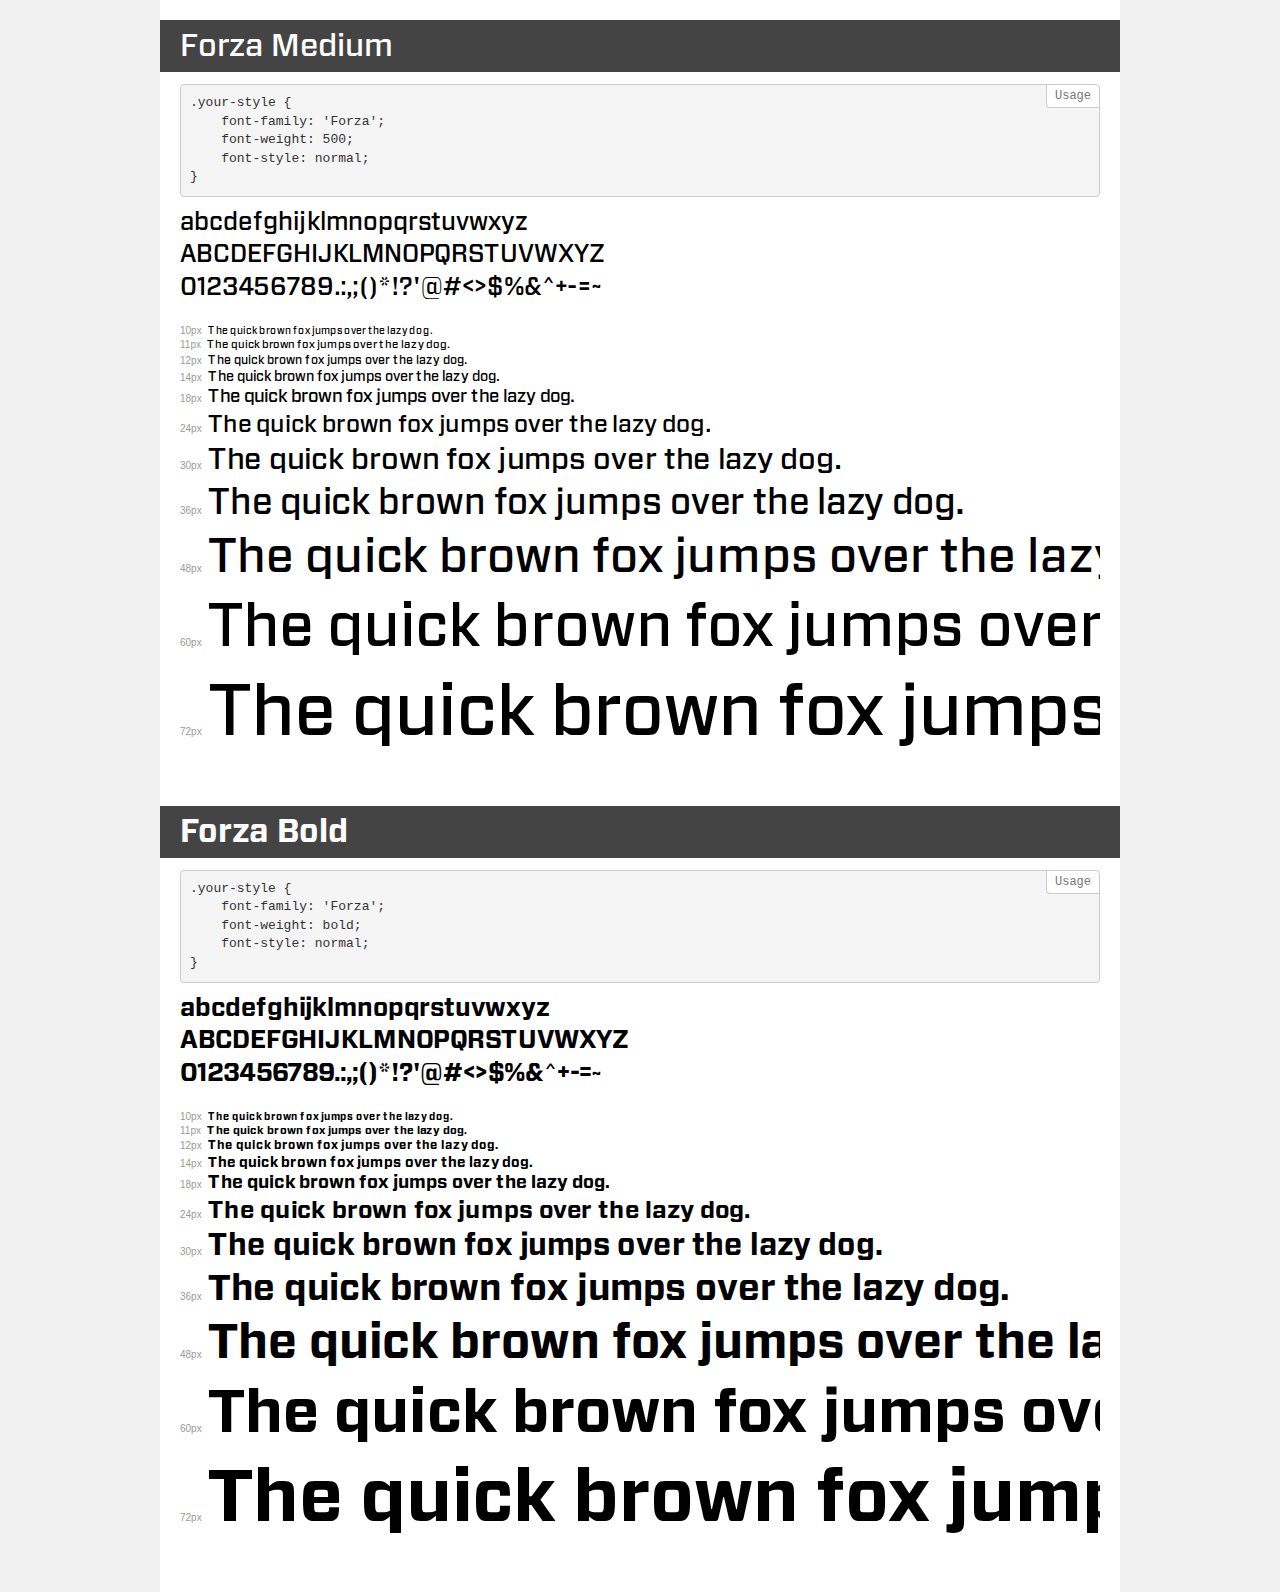
<file: fonts/demo.html>
<!DOCTYPE html>
<html lang="en">
<head>
    <meta charset="utf-8">
    <meta http-equiv="X-UA-Compatible" content="IE=edge">
    <meta name="viewport" content="width=device-width, initial-scale=1">
    <meta name="robots" content="noindex, noarchive">
    <meta name="format-detection" content="telephone=no">
    <title>Transfonter demo</title>
    <link href="stylesheet.css" rel="stylesheet">
    <style>
        /*
        http://meyerweb.com/eric/tools/css/reset/
        v2.0 | 20110126
        License: none (public domain)
        */
        html, body, div, span, applet, object, iframe,
        h1, h2, h3, h4, h5, h6, p, blockquote, pre,
        a, abbr, acronym, address, big, cite, code,
        del, dfn, em, img, ins, kbd, q, s, samp,
        small, strike, strong, sub, sup, tt, var,
        b, u, i, center,
        dl, dt, dd, ol, ul, li,
        fieldset, form, label, legend,
        table, caption, tbody, tfoot, thead, tr, th, td,
        article, aside, canvas, details, embed,
        figure, figcaption, footer, header, hgroup,
        menu, nav, output, ruby, section, summary,
        time, mark, audio, video {
            margin: 0;
            padding: 0;
            border: 0;
            font-size: 100%;
            font: inherit;
            vertical-align: baseline;
        }
        /* HTML5 display-role reset for older browsers */
        article, aside, details, figcaption, figure,
        footer, header, hgroup, menu, nav, section {
            display: block;
        }
        body {
            line-height: 1;
        }
        ol, ul {
            list-style: none;
        }
        blockquote, q {
            quotes: none;
        }
        blockquote:before, blockquote:after,
        q:before, q:after {
            content: '';
            content: none;
        }
        table {
            border-collapse: collapse;
            border-spacing: 0;
        }
        /* demo styles */
        body {
            background: #f0f0f0;
            color: #000;
        }
        .page {
            background: #fff;
            width: 920px;
            margin: 0 auto;
            padding: 20px 20px 0 20px;
            overflow: hidden;
        }
        .font-container {
            overflow-x: auto;
            overflow-y: hidden;
            margin-bottom: 40px;
            line-height: 1.3;
            white-space: nowrap;
            padding-bottom: 5px;
        }
        h1 {
            position: relative;
            background: #444;
            font-size: 32px;
            color: #fff;
            padding: 10px 20px;
            margin: 0 -20px 12px -20px;
        }
        .letters {
            font-size: 25px;
            margin-bottom: 20px;
        }
        .s10:before {
            content: '10px';
        }
        .s11:before {
            content: '11px';
        }
        .s12:before {
            content: '12px';
        }
        .s14:before {
            content: '14px';
        }
        .s18:before {
            content: '18px';
        }
        .s24:before {
            content: '24px';
        }
        .s30:before {
            content: '30px';
        }
        .s36:before {
            content: '36px';
        }
        .s48:before {
            content: '48px';
        }
        .s60:before {
            content: '60px';
        }
        .s72:before {
            content: '72px';
        }
        .s10:before, .s11:before, .s12:before, .s14:before,
        .s18:before, .s24:before, .s30:before, .s36:before,
        .s48:before, .s60:before, .s72:before {
            font-family: Arial, sans-serif;
            font-size: 10px;
            font-weight: normal;
            font-style: normal;
            color: #999;
            padding-right: 6px;
        }
        pre {
            display: block;
            position: relative;
            padding: 9px;
            margin: 0 0 10px;
            font-family: Monaco, Menlo, Consolas, "Courier New", monospace;
            font-size: 13px;
            line-height: 1.428571429;
            color: #333;
            font-weight: normal;
            font-style: normal;
            background-color: #f5f5f5;
            border: 1px solid #ccc;
            overflow-x: auto;
            border-radius: 4px;
        }
        pre:after {
            display: block;
            position: absolute;
            right: 0;
            top: 0;
            content: 'Usage';
            line-height: 1;
            padding: 5px 8px;
            font-size: 12px;
            color: #767676;
            background-color: #fff;
            border: 1px solid #ccc;
            border-right: none;
            border-top: none;
            border-radius: 0 4px 0 4px;
            z-index: 10;
        }
        /* responsive */
        @media (max-width: 959px) {
            .page {
                width: auto;
                margin: 0;
            }
        }
    </style>
</head>
<body>
<div class="page">
    <div class="demo">
        <h1 style="font-family: 'Forza'; font-weight: 500; font-style: normal;">Forza Medium</h1>
        <pre>.your-style {
    font-family: 'Forza';
    font-weight: 500;
    font-style: normal;
}</pre>
        <div class="font-container" style="font-family: 'Forza'; font-weight: 500; font-style: normal;">
            <p class="letters">
                abcdefghijklmnopqrstuvwxyz<br>
ABCDEFGHIJKLMNOPQRSTUVWXYZ<br>
                0123456789.:,;()*!?'@#<>$%&^+-=~
            </p>
            <p class="s10" style="font-size: 10px;">The quick brown fox jumps over the lazy dog.</p>
            <p class="s11" style="font-size: 11px;">The quick brown fox jumps over the lazy dog.</p>
            <p class="s12" style="font-size: 12px;">The quick brown fox jumps over the lazy dog.</p>
            <p class="s14" style="font-size: 14px;">The quick brown fox jumps over the lazy dog.</p>
            <p class="s18" style="font-size: 18px;">The quick brown fox jumps over the lazy dog.</p>
            <p class="s24" style="font-size: 24px;">The quick brown fox jumps over the lazy dog.</p>
            <p class="s30" style="font-size: 30px;">The quick brown fox jumps over the lazy dog.</p>
            <p class="s36" style="font-size: 36px;">The quick brown fox jumps over the lazy dog.</p>
            <p class="s48" style="font-size: 48px;">The quick brown fox jumps over the lazy dog.</p>
            <p class="s60" style="font-size: 60px;">The quick brown fox jumps over the lazy dog.</p>
            <p class="s72" style="font-size: 72px;">The quick brown fox jumps over the lazy dog.</p>
        </div>
    </div>
    <div class="demo">
        <h1 style="font-family: 'Forza'; font-weight: bold; font-style: normal;">Forza Bold</h1>
        <pre>.your-style {
    font-family: 'Forza';
    font-weight: bold;
    font-style: normal;
}</pre>
        <div class="font-container" style="font-family: 'Forza'; font-weight: bold; font-style: normal;">
            <p class="letters">
                abcdefghijklmnopqrstuvwxyz<br>
ABCDEFGHIJKLMNOPQRSTUVWXYZ<br>
                0123456789.:,;()*!?'@#<>$%&^+-=~
            </p>
            <p class="s10" style="font-size: 10px;">The quick brown fox jumps over the lazy dog.</p>
            <p class="s11" style="font-size: 11px;">The quick brown fox jumps over the lazy dog.</p>
            <p class="s12" style="font-size: 12px;">The quick brown fox jumps over the lazy dog.</p>
            <p class="s14" style="font-size: 14px;">The quick brown fox jumps over the lazy dog.</p>
            <p class="s18" style="font-size: 18px;">The quick brown fox jumps over the lazy dog.</p>
            <p class="s24" style="font-size: 24px;">The quick brown fox jumps over the lazy dog.</p>
            <p class="s30" style="font-size: 30px;">The quick brown fox jumps over the lazy dog.</p>
            <p class="s36" style="font-size: 36px;">The quick brown fox jumps over the lazy dog.</p>
            <p class="s48" style="font-size: 48px;">The quick brown fox jumps over the lazy dog.</p>
            <p class="s60" style="font-size: 60px;">The quick brown fox jumps over the lazy dog.</p>
            <p class="s72" style="font-size: 72px;">The quick brown fox jumps over the lazy dog.</p>
        </div>
    </div>
</div>
</body>
</html>
</file>
<file: css/main.css>
/*================================================
Default CSS
=================================================*/
@import url('https://fonts.googleapis.com/css2?family=Source+Sans+Pro:wght@400;600;700&display=swap');
body{padding: 0;margin: 0;font-family: 'Source Sans Pro', sans-serif;}
h1{font-family: 'Source Sans Pro', sans-serif;}
h2{font-family: 'Source Sans Pro', sans-serif;font-size:40px;line-height:40px;font-weight:bold;margin: 0px;}
h3{font-family: 'Source Sans Pro', sans-serif;font-size:42px;line-height:54px;font-weight:bold;margin: 0px;}
/* h3{font-family: 'Source Sans Pro', sans-serif;} */
h4{font-family: 'Source Sans Pro', sans-serif;font-size:20px;line-height:25px;color: var(--dark-black);font-weight: 600;}
/* h5{font-size:17px;line-height:20px;font-family:'Gotham Rounded Book';font-weight: normal;margin:0px;} */
h6{font-size:18px;line-height:26px;font-family: 'Source Sans Pro', sans-serif;font-weight: 600;margin: 0px;}
p{font-size: 20px;line-height: 30px;font-family: 'Source Sans Pro', sans-serif;    color: #726f6f;}
section{width:100%;float:left;padding:100px 0px;}
.heading h2{text-align: center;padding-bottom: 40px;color: var(--dark-red);}
/*================================================
Start-All-Buttons css
=================================================*/
a{font-family: 'Source Sans Pro', sans-serif;font-weight: 600;}
a:hover,a:focus {text-decoration: none;}
.default-btn {
    border: none;
    position: relative;
    display: inline-block;
    text-align: center;
    overflow: hidden;
    z-index: 1;
    text-transform: capitalize;
    background-color: hsl(221, 50%, 29%);
    color: #ffffff;
    -webkit-transition: 0.5s;
    transition: 0.5s;
    text-transform: uppercase;
    opacity: 1;
    font-weight: bold;
    font-size: 14px;
    font-family: "Lato";
    line-height: 17px;
    padding: 12px 25px;
    display: inline-block;
    letter-spacing: 1px;
    font-family: 'Source Sans Pro', sans-serif;
  }
  
  .default-btn span {
    position: absolute;
    display: inline-block;
    width: 0;
    height: 0;
    border-radius: 50%;
    background-color: #fbf400;
    -webkit-transition: width 0.5s ease-in-out, height 0.5s ease-in-out;
    transition: width 0.5s ease-in-out, height 0.5s ease-in-out;
    -webkit-transform: translate(-50%, -50%);
    transform: translate(-50%, -50%);
    z-index: -1;
    opacity: 1;

  }
  
  .default-btn:hover {
    color: #ffffff !important;
  }
  
  .default-btn:hover span {
    width: 225%;
    height: 562.5px;
    font-family: "Lato";
  }
  

/*================================================
Start-All-Buttons Css End
=================================================*/
/*================================================
Custome-Code css
=================================================*/
/*================================================
Main-Header_css
=================================================*/
.top-menu ul li a {
  padding: 15px 11px;
  display: inline-block;
  text-decoration: none;
  font-size: 17px;
  color: #fff;
  transition: color 0.3s, background 0.3s;
  line-height: 20px;
  letter-spacing: 1px;
  text-transform: capitalize;
}
.top-strip {
  width: 100%;
  background: #253d70;
  padding: 0px 80px;
}
.top-menu ul {
  display: flex;
  align-items: center;
  justify-content: flex-end;
  margin: 0px;
  list-style: none;
  padding: 0px;
}



.nav-header img {
    width: 300px;
}
header.header_area {
  
    width: 100%;
    top: 0px;
    left: 0px;
    background: #fff;
    padding: 20px 60px;
    z-index: 9999;
    box-shadow: 0px 5px 10px 1px #aeaeae17;
}
/*================================================
Main-Banner_css
=================================================*/
section.main-slider {
    padding: 0px;
   
}
section.main-slider img {
    width: 100%;
}
/*================================================
Abaut_css
=================================================*/
.main-about{
  background: #fbfbfbcf;
}
.about-im img {
  width: 100%;
  height: 430px;
  object-fit: cover;
}
.extr-list {
  padding: 40px 170px;
}
.about-content h2 {
  padding-bottom: 15px;
}
.about-im {
  position: relative;
}

.about-im a img {
  width: auto;
  height: 60px;
  position: absolute;
  left: 50%;
  top: 50%;
  transform: translate(-50%, -50%);
}
.about-content {
  width: 85%;
  margin: 0 auto;
  text-align: center;
}
.about-content p {
  font-size: 24px;
  line-height: 39px;
  font-weight: normal;
}
.extr-list h2 {
  margin-bottom: 20px;
  font-weight: normal;
}
section.extr-section {
  background: #bebebe29;
  padding: 0px;
  overflow: hidden;
}
/*================================================
Popop-video__Css
=================================================*/
.modal-dialog.modal-dialog-centered.larz-size {max-width: 1100px;}
.close{ position: absolute;right: -19px;color: #ffffff;font-size: 30px;background: #1a1938 !important;width: 50px;height: 50px;border-radius: 100px;top: -20px;cursor: pointer !important;opacity: inherit;z-index:11;}
.close:hover {color: #fff;text-decoration: none;opacity: inherit !important;}
.fade.show{opacity: 1;z-index: 999;}
.modal{z-index: 9999999 !important;}
/*================================================
Our-Product_css
=================================================*/
section.product-area {
  background: #3953a4;
}

.product-area .our-box {
  background: #fff;
  padding: 0px;
}

.product-content {
  padding: 20px;
  text-align: center;
  background: #eeeeee91;
}
.our-box img {
  padding: 30px;
}
.product-heading h4 {
  font-size: 40px;
  line-height: 37px;
  color: #fff;
  margin: 0;
  padding-bottom: 45px;
  text-transform: capitalize;
}

.product-area .owl-carousel.product.owl-theme.owl-loaded.owl-drag {
  position: initial;
}

.product-area .owl-nav {
  right: 13px;
  position: absolute;
  top: 0;
}
.product-area  .owl-carousel .owl-nav button.owl-next, .owl-carousel .owl-nav button.owl-prev, .owl-carousel button.owl-dot:focus {
  outline: none;
}
.product-area .owl-nav button {
  background: none;
  border: solid 1px #fff;
  width: 46px;
  padding: 7px;
  margin-left: 15px;
  transition: all 0.5s;
}

.product-area .owl-nav button span {
  font-size: 30px;
  color: #fff;
  line-height: 20px;
  transition: all 0.5s;
}

.product-area .owl-nav button:hover span {
  color: #000;
}
.product-area .owl-nav button:hover {
  background: #fff;
}

.product-content h5 {
  color: #000;
  font-size: 20px;
  line-height: 23px;
  font-weight: 600;
}

.product-content p {
  font-size: 15px;
  line-height: 24px;
  margin-bottom: 0px;
  color: #000000;
}
.product-area .owl-theme .owl-nav [class*=owl-] {
  background: none;
  border: solid 1px #fff ;
  width: 46px;
  padding: 7px ;
  margin-left: 15px;
  transition: all 0.5s;
  height: 46px;
  border-radius: 0px;
}

.product-area .owl-theme .owl-nav [class*=owl-]:hover {
  background: #ffffff;
  color: #FFF;
  text-decoration: none;
}
.product-area  .owl-theme .owl-nav{
  margin-top: 0px;
}
/*================================================
Our-Product_css
=================================================*/
.service-img svg {
  width: 70px;
  height: 60px;
  fill: #253d70;
  margin-bottom: 9px;
}

.services-contnet:hover {
  background: #263e71;
  color: #fff;
}

.services-contnet:hover {
  background: #263e71;
  color: #fff;
}

.services-contnet:hover p {
  color: #fff;

}


.services-contnet:hover .default-btn{
  background: #fff;
  color: #000;
}

.services-contnet h4 {
  font-weight: bold;
}
.services-contnet:hover .service-img svg {
  fill: #ffffff;
}

.services-contnet {
  padding: 20px 30px;
  height: 340px;
  -webkit-box-shadow: 0px 4px 14px 1px #0000001A;
  box-shadow: 0px 0px 13px 1px #00000008;
  margin-bottom: 30px;
  transition: all 0.5s;
}

section.main-services h2 {
  font-size: 45px;
  text-align: center;
  padding-bottom: 60px;
  letter-spacing: 1px;
}


.clients-logo img {
  background: #fff;
  height: 100px;
  object-fit: contain;
}

.product-headings h4 {
  text-align: center;
  font-size: 45px;
  font-weight: bold;
  text-transform: uppercase;
  color: #fff;
  letter-spacing: 1px;
  padding-bottom: 39px;
}

.project-list {
  height: 200px;
}
.project-list img {
  width: 100%;
  height: 100%;
  object-fit: cover;
  border: solid 1px #cecaca;
  padding: 10px;
}
section.main-project h2 {
  text-align: center;
  padding-bottom: 50px;
  font-size: 45px;
  letter-spacing: 1px;
}
footer {
  background: #243e6e;
  overflow: hidden;
  width: 100%;
  float: left;
  padding: 70px 0px;
}

.footer-list h2 {
  color: #fff;
  font-size: 22px;
  line-height: 23px;
  font-weight: normal;
  text-transform: capitalize;
  padding-bottom: 25px;
  font-weight: 600;
}

.footer-list ul {
  margin: 0px;
  padding: 0px;
  list-style: none;
}

.footer-list ul li a:hover {
  color: #fbf400;
}
.footer-list ul li a {
  color: #fff;
  font-size: 18px;
  line-height: 32px;
  text-transform: capitalize;
  margin: 0px;
  font-weight: normal;
  transition: all 0.5s;
}

.footer-list ul li {
  color: #fff;
  font-size: 16px;
  line-height: 24px;
}
.footer-list img {
  width: 100%;
  padding-bottom: 20px;
}

ul.social-list li {
  padding-right: 10px;
}
ul.social-list {
  display: flex;
  align-items: center;
}
.footer-list ul {
  padding-bottom: 20px;
}

.copy {
  width: 100%;
  padding: 20px 0px;
  background: #000000;
  float: left;
}


.footer-logo img {
    width: 100%;
}
.copy-right p {
  color: #fff;
  font-size: 17px;
  margin: 0px;
}
</file>
<file: fonts/stylesheet.css>
@font-face {
    font-family: 'Forza';
    src: url('Forza-Medium.woff2') format('woff2'),
        url('Forza-Medium.woff') format('woff');
    font-weight: 500;
    font-style: normal;
    font-display: swap;
}

@font-face {
    font-family: 'Forza';
    src: url('Forza-Bold.woff2') format('woff2'),
        url('Forza-Bold.woff') format('woff');
    font-weight: bold;
    font-style: normal;
    font-display: swap;
}
</file>
<file: css/header.css>
.navigation {
  width: 100%;

  display: table;
  position: relative;
  background-color: #fff;
}

.navigation * {
  box-sizing: border-box;
  -webkit-tap-highlight-color: transparent;
}

.navigation-portrait {
  height: 48px;
}

.navigation-fixed {
  position: fixed;
  top: 0;
  left: 0;
  z-index: 19998;
}

.navigation-hidden {
  width: 0 !important;
  height: 0 !important;
  margin: 0 !important;
  padding: 0 !important;
}

.align-to-right {
  float: right;
}

.nav-header {
  float: left;
}

.navigation-hidden .nav-header {
  display: none;
}

.nav-brand {
  line-height: 70px;
  padding: 0;
  color: #343a40;
  font-size: 24px;
  text-decoration: none !important;
}
.nav-menu > li > a:hover .submenu-indicator-chevron {
  border-color: var(--dark-red);
}

.nav-brand:hover,
.nav-brand:focus {
  color: #343a40;
}

.navigation-portrait .nav-brand {
  font-size: 18px;
  line-height: 48px;
}

.nav-logo > img {
  height: 48px;
  margin: 11px auto;
  padding: 0 15px;
  float: left;
}

.nav-logo:focus > img {
  outline: initial;
}

.navigation-portrait .nav-logo > img {
  height: 36px;
  margin: 6px auto 6px 15px;
  padding: 0;
}

.nav-toggle {
  width: 30px;
  height: 30px;
  padding: 6px 2px 0;
  position: absolute;
  top: 50%;
  margin-top: -14px;
  right: 15px;
  display: none;
  cursor: pointer;
}

.nav-toggle:before {
  content: "";
  position: absolute;
  width: 24px;
  height: 2px;
  background-color: #343a40;
  border-radius: 10px;
  box-shadow: 0 0.5em 0 0 #343a40, 0 1em 0 0 #343a40;
}

.navigation-portrait .nav-toggle {
  display: block;
}

.navigation-portrait .nav-menus-wrapper {
  width: 320px;
  height: 100%;
  top: 0;
  left: -400px;
  position: fixed;
  background-color: #fff;
  z-index: 20000;
  overflow-y: auto;
  -webkit-overflow-scrolling: touch;
  transition-duration: 0.2s;
  transition-timing-function: ease;
}

.navigation-portrait .nav-menus-wrapper.nav-menus-wrapper-right {
  left: auto;
  right: -400px;
}

.navigation-portrait .nav-menus-wrapper.nav-menus-wrapper-open {
  left: 0;
}

.navigation-portrait
  .nav-menus-wrapper.nav-menus-wrapper-right.nav-menus-wrapper-open {
  left: auto;
  right: 0;
}

.nav-menus-wrapper-close-button {
  width: 30px;
  height: 40px;
  margin: 10px 7px;
  display: none;
  float: right;
  color: #343a40;
  font-size: 26px;
  cursor: pointer;
}

.navigation-portrait .nav-menus-wrapper-close-button {
  display: block;
}

.nav-menu {
  margin: 0;
  padding: 0;
  list-style: none;
  line-height: normal;
  font-size: 0;
}

.navigation-portrait .nav-menu {
  width: 100%;
}

.navigation-landscape .nav-menu.nav-menu-centered {
  float: none;
  text-align: center;
}

.navigation-landscape .nav-menu.nav-menu-centered > li {
  float: none;
}

.nav-menu > li {
  display: inline-block;
  float: left;
  text-align: left;
}

.navigation-portrait .nav-menu > li {
  width: 100%;
  position: relative;
  border-top: solid 1px #f0f0f0;
}

.navigation-portrait .nav-menu > li:last-child {
  border-bottom: solid 1px #f0f0f0;
}

.nav-menu + .nav-menu > li:first-child {
  border-top: none;
}

.nav-menu > li > a {
  padding: 20px 15px;
  display: inline-block;
  text-decoration: none;
  font-size: 17px;
  color: #253d70;
  transition: color 0.3s, background 0.3s;
  line-height: 20px;
  letter-spacing: 1px;
  text-transform: uppercase;
}

.navigation-portrait .nav-menu > li > a {
  width: 100%;
  height: auto;
  padding: 12px 15px 12px 26px;
}

.nav-menu > li:hover > a,
.nav-menu > li.active > a,
.nav-menu > li.focus > a {
  color:#253d70;
}

.nav-menu > li > a > i,
.nav-menu > li > a > [class*="ion-"] {
  width: 18px;
  height: 16px;
  line-height: 16px;
  transform: scale(1.4);
}

.nav-menu > li > a > [class*="ion-"] {
  width: 16px;
  display: inline-block;
  transform: scale(1.8);
}

.navigation-portrait .nav-menu.nav-menu-social {
  width: 100%;
  text-align: center;
}

.nav-menu.nav-menu-social > li {
  text-align: center;
  float: none;
  border: none !important;
}

.navigation-portrait .nav-menu.nav-menu-social > li {
  width: auto;
}

.nav-menu.nav-menu-social > li > a > [class*="ion-"] {
  font-size: 12px;
}

.nav-menu.nav-menu-social > li > a > .fa {
  font-size: 14px;
}

.navigation-portrait .nav-menu.nav-menu-social > li > a {
  padding: 15px;
}

.submenu-indicator {
  margin-left: 10px;
  margin-top: 3px;
  float: right;
  transition: all 0.2s;
}

.navigation-portrait .submenu-indicator {
  width: 54px;
  height: 44px;
  margin-top: 0;
  position: absolute;
  top: 0;
  right: 0;
  text-align: center;
  z-index: 20000;
}

.submenu-indicator-chevron {
  height: 10px;
  width: 10px;
  display: block;
  border-style: solid;
  border-width: 0 1px 1px 0;
  border-color: var(--black);
  transform: rotate(45deg);
  transition: border 0.2s;
}

.navigation-portrait .submenu-indicator-chevron {
  position: absolute;
  top: 18px;
  left: 24px;
}

.nav-menu > li:hover > a .submenu-indicator-chevron,
.nav-menu > .active > a .submenu-indicator-chevron,
.nav-menu > .focus > a .submenu-indicator-chevron {
  border-color: transparent #967adc #967adc transparent;
}

.navigation-portrait .submenu-indicator.submenu-indicator-up {
  transform: rotate(-180deg);
}

.nav-overlay-panel {
  width: 100%;
  height: 100%;
  top: 0;
  left: 0;
  position: fixed;
  display: none;
  z-index: 19999;
}

.no-scroll {
  width: 100%;
  height: 100%;
  overflow: hidden;
}

.nav-search {
  height: 70px;
  float: right;
  z-index: 19998;
}

.navigation-portrait .nav-search {
  height: 48px;
  padding: 0 10px;
  margin-right: 52px;
}

.navigation-hidden .nav-search {
  display: none;
}

.nav-search-button {
  width: 70px;
  height: 50px;
  line-height: 60px;
  text-align: center;
  cursor: pointer;
}

.navigation-portrait .nav-search-button {
  width: 50px;
  height: 48px;
  line-height: 46px;
  font-size: 22px;
}

.nav-search-icon {
  width: 14px;
  height: 14px;
  margin: 2px 8px 8px 4px;
  display: inline-block;
  vertical-align: middle;
  position: relative;
  color: #343a40;
  text-align: left;
  text-indent: -9999px;
  border: 2px solid;
  border-radius: 50%;
  transform: rotate(-45deg);
}

.nav-search-icon:after,
.nav-search-icon:before {
  content: "";
  pointer-events: none;
}

.nav-search-icon:before {
  width: 2px;
  height: 8px;
  top: 11px;
  position: absolute;
  left: 50%;
  border-radius: 0 0 1px 1px;
  box-shadow: inset 0 0 0 32px;
  transform: translateX(-50%);
}

.nav-search-button:hover .nav-search-icon {
  color: #253d70;
}

.nav-search > form {
  width: 100%;
  height: 100%;
  padding: 0 auto;
  display: none;
  position: absolute;
  left: 0;
  top: 0;
  background-color: #fff;
  z-index: 99;
}

.nav-search-inner {
  width: 70%;
  height: 70px;
  margin: auto;
  display: table;
}

.navigation-portrait .nav-search-inner {
  height: 48px;
}

.nav-search-inner input[type="text"],
.nav-search-inner input[type="search"] {
  height: 70px;
  width: 100%;
  margin: 0;
  padding: 0 12px;
  font-size: 26px;
  text-align: center;
  color: #343a40;
  outline: none;
  line-height: 70px;
  border: none;
  background-color: transparent;
  transition: all 0.3s;
}

.navigation-portrait .nav-search-inner input[type="text"],
.navigation-portrait .nav-search-inner input[type="search"] {
  height: 48px;
  font-size: 18px;
  line-height: 48px;
}

.nav-search-close-button {
  width: 28px;
  height: 28px;
  display: block;
  position: absolute;
  right: 20px;
  top: 20px;
  line-height: normal;
  color: #343a40;
  font-size: 20px;
  cursor: pointer;
  text-align: center;
}

.navigation-portrait .nav-search-close-button {
  top: 10px;
  right: 14px;
}

.nav-button {
  margin: 18px 15px 0;
  padding: 8px 14px;
  display: inline-block;
  color: #fff;
  font-size: 14px;
  text-align: center;
  text-decoration: none;
  border-radius: 4px;
}

.nav-button:hover,
.nav-button:focus {
  color: #fff;
  text-decoration: none;
}

.navigation-portrait .nav-button {
  width: calc(100% - 52px);
  margin: 17px 26px;
}

.nav-text {
  margin: 25px 15px;
  display: inline-block;
  color: #343a40;
  font-size: 14px;
}

.navigation-portrait .nav-text {
  width: calc(100% - 52px);
  margin: 12px 26px 0;
}

.navigation-portrait .nav-text + ul {
  margin-top: 15px;
}

.nav-dropdown {
  min-width: 300px;
  margin: 0;
  padding: 0;
  display: none;
  position: absolute;
  list-style: none;
  z-index: 98;
  white-space: nowrap;
}

.navigation-portrait .nav-dropdown {
  width: 100%;
  position: static;
  left: 0;
}

.nav-dropdown .nav-dropdown {
  left: 100%;
}

.nav-menu > li > .nav-dropdown {
  border-top: solid 1px #f0f0f0;
}

.nav-dropdown > li {
  width: 100%;
  float: left;
  clear: both;
  position: relative;
  text-align: left;
}

.nav-dropdown > li > a {
  width: 100%;
  padding: 16px 20px;
  display: inline-block;
  text-decoration: none;
  float: left;
  font-size: 15px;
  color: #343a40;
  background-color: #fdfdfd;
}

.nav-dropdown > li:hover > a,
.nav-dropdown > li.focus > a {
  color: #253d70;
}

.nav-dropdown.nav-dropdown-left {
  right: 0;
}

.nav-dropdown > li > .nav-dropdown-left {
  left: auto;
  right: 100%;
}

.navigation-landscape .nav-dropdown.nav-dropdown-left > li > a {
  text-align: right;
}

.navigation-portrait .nav-dropdown > li > a {
  padding: 12px 20px 12px 30px;
}

.navigation-portrait .nav-dropdown > li > ul > li > a {
  padding-left: 50px;
}

.navigation-portrait .nav-dropdown > li > ul > li > ul > li > a {
  padding-left: 70px;
}

.navigation-portrait .nav-dropdown > li > ul > li > ul > li > ul > li > a {
  padding-left: 90px;
}

.navigation-portrait
  .nav-dropdown
  > li
  > ul
  > li
  > ul
  > li
  > ul
  > li
  > ul
  > li
  > a {
  padding-left: 110px;
}

.nav-dropdown .submenu-indicator {
  right: 15px;
  top: 10px;
  position: absolute;
}

.navigation-portrait .nav-dropdown .submenu-indicator {
  right: 0;
  top: 0;
}

.nav-dropdown .submenu-indicator .submenu-indicator-chevron {
  transform: rotate(-45deg);
}

.navigation-portrait
  .nav-dropdown
  .submenu-indicator
  .submenu-indicator-chevron {
  transform: rotate(45deg);
}

.nav-dropdown > li:hover > a .submenu-indicator-chevron,
.nav-dropdown > .focus > a .submenu-indicator-chevron {
  border-color: transparent #ff6b00 #ff6b00 transparent;
}

.navigation-landscape .nav-dropdown.nav-dropdown-left .submenu-indicator {
  left: 10px;
}

.navigation-landscape
  .nav-dropdown.nav-dropdown-left
  .submenu-indicator
  .submenu-indicator-chevron {
  transform: rotate(135deg);
}
.nav-dropdown-horizontal {
  width: 100%;
  left: 0;
  background-color: #fdfdfd;
  border-top: solid 1px #f0f0f0;
}

.nav-dropdown-horizontal .nav-dropdown-horizontal {
  width: 100%;
  top: 100%;
  left: 0;
}

.navigation-portrait .nav-dropdown-horizontal .nav-dropdown-horizontal {
  border-top: none;
}

.nav-dropdown-horizontal > li {
  width: auto;
  clear: none;
  position: static;
}

.navigation-portrait .nav-dropdown-horizontal > li {
  width: 100%;
}

.nav-dropdown-horizontal > li > a {
  position: relative;
}

.nav-dropdown-horizontal .submenu-indicator {
  height: 18px;
  top: 11px;
  transform: rotate(90deg);
}

.navigation-portrait .nav-dropdown-horizontal .submenu-indicator {
  height: 42px;
  top: 0;
  -webkit-transform: rotate(0deg);
  transform: rotate(0deg);
}

.navigation-portrait
  .nav-dropdown-horizontal
  .submenu-indicator.submenu-indicator-up {
  transform: rotate(-180deg);
}

.megamenu-panel {
  width: 100%;
  padding: 15px;
  display: none;
  position: absolute;
  font-size: 14px;
  z-index: 98;
  text-align: left;
  color: inherit;
  border-top: solid 1px #f0f0f0;
  background-color: #fdfdfd;
  box-shadow: 0 10px 20px rgba(0, 0, 0, 0.075);
}

.navigation-portrait .megamenu-panel {
  padding: 25px;
  position: static;
  display: block;
}

.megamenu-panel [class*="container"] {
  width: 100%;
}

.megamenu-panel [class*="container"] [class*="col-"] {
  padding: 0;
}

.megamenu-panel-half {
  width: 50%;
}

.megamenu-panel-quarter {
  width: 25%;
}

.navigation-portrait .megamenu-panel-half,
.navigation-portrait .megamenu-panel-quarter {
  width: 100%;
}

.megamenu-panel-row {
  width: 100%;
}

.megamenu-panel-row:before,
.megamenu-panel-row:after {
  content: "";
  display: table;
  line-height: 0;
}

.megamenu-panel-row:after {
  clear: both;
}

.megamenu-panel-row [class*="col-"] {
  display: block;
  min-height: 20px;
  float: left;
  margin-left: 3%;
}

.megamenu-panel-row [class*="col-"]:first-child {
  margin-left: 0;
}

.navigation-portrait .megamenu-panel-row [class*="col-"] {
  float: none;
  display: block;
  width: 100% !important;
  margin-left: 0;
  margin-top: 15px;
}

.navigation-portrait
  .megamenu-panel-row:first-child
  [class*="col-"]:first-child {
  margin-top: 0;
}

.megamenu-panel-row .col-1 {
  width: 5.583333333333%;
}

.megamenu-panel-row .col-2 {
  width: 14.166666666666%;
}

.megamenu-panel-row .col-3 {
  width: 22.75%;
}

.megamenu-panel-row .col-4 {
  width: 31.333333333333%;
}

.megamenu-panel-row .col-5 {
  width: 39.916666666667%;
}

.megamenu-panel-row .col-6 {
  width: 48.5%;
}

.megamenu-panel-row .col-7 {
  width: 57.083333333333%;
}

.megamenu-panel-row .col-8 {
  width: 65.666666666667%;
}

.megamenu-panel-row .col-9 {
  width: 74.25%;
}

.megamenu-panel-row .col-10 {
  width: 82.833333333334%;
}

.megamenu-panel-row .col-11 {
  width: 91.416666666667%;
}

.megamenu-panel-row .col-12 {
  width: 100%;
}

.megamenu-tabs {
  width: 100%;
  float: left;
  display: block;
}

.megamenu-tabs-nav {
  width: 20%;
  margin: 0;
  padding: 0;
  float: left;
  list-style: none;
}

.navigation-portrait .megamenu-tabs-nav {
  width: 100%;
}

.megamenu-tabs-nav > li > a {
  width: 100%;
  padding: 10px 16px;
  float: left;
  font-size: 13px;
  text-decoration: none;
  color: #343a40;
  border: solid 1px #eff0f2;
  outline: 0;
  background-color: #fff;
}

.megamenu-tabs-nav > li.active a,
.megamenu-tabs-nav > li:hover a {
  background-color: #f5f5f5;
}

.megamenu-tabs-pane {
  width: 80%;
  min-height: 30px;
  padding: 20px;
  float: right;
  display: none;
  font-size: 13px;
  color: #343a40;
  border: solid 1px #eff0f2;
  background-color: #fff;
}

.megamenu-tabs-pane.active {
  display: block;
}

.navigation-portrait .megamenu-tabs-pane {
  width: 100%;
}

.megamenu-lists {
  width: 100%;
  display: table;
}

.megamenu-list {
  width: 100%;
  margin: 0 0 15px;
  padding: 0;
  display: inline-block;
  float: left;
  list-style: none;
}

.megamenu-list:last-child {
  margin: 0;
  border: none;
}

.navigation-landscape .megamenu-list {
  margin: -15px 0;
  padding: 20px 0;
  border-right: solid 1px #f0f0f0;
}

.navigation-landscape .megamenu-list:last-child {
  border: none;
}

.megamenu-list > li > a {
  width: 100%;
  padding: 10px 15px;
  display: inline-block;
  color: #343a40;
  text-decoration: none;
  font-size: 13px;
}

.megamenu-list > li > a:hover {
  background-color: #ff6b00;
  color: #fff;
}

.megamenu-list > li.megamenu-list-title > a {
  font-size: 12px;
  font-weight: 600;
  text-transform: uppercase;
  color: #343a40;
}

.megamenu-list > li.megamenu-list-title > a:hover {
  background-color: transparent;
}

.navigation-landscape .list-col-2 {
  width: 50%;
}

.navigation-landscape .list-col-3 {
  width: 33%;
}

.navigation-landscape .list-col-4 {
  width: 25%;
}

.navigation-landscape .list-col-5 {
  width: 20%;
}

.nav-menu > li > a:last-child {
  padding-right: 0px;
}

.nav-dropdown > li > a {
  color: #343a40;
  padding: 10px 20px;
  border-bottom: 1px solid #f6f6f6;
}

.nav-dropdown > li > a:hover,
.nav-dropdown > li > a:focus {
  color: #294173;
}

.main_header_area.sticky {
  width: 100%;
  position: fixed;
  top: 0;
  left: 0;
  background-color: #fff;
  z-index: 9999;
  box-shadow: 0 5px 30px rgba(0, 0, 0, 0.1);
}

.transparent-menu {
  position: absolute;
  width: 100%;
  left: 0;
  top: 0;
  z-index: 99;
}

.navigation-portrait .nav-menu > li > a {
  width: 100%;
  height: auto;
  padding: 10px 10px 10px 30px;
}

@media only screen and (min-width: 320px) and (max-width: 767px) {
  .nav-dropdown > li > a,
  .megamenu-list > li > a {
    width: 65%;
  }
}
</file>
<file: css/responsive.css>
@media (min-width: 320px) and (max-width: 767px){
    h1, h2{font-size:28px;line-height: 35px;}
    h3{font-size:25px;}
    h4{font-size: 20px;line-height: 25px;}
    p{font-size: 16px;line-height: 26px;}
    section{padding: 50px 0px;}
    .view-all{text-align: center;padding-top:10px;width: 100%;}
    /*===============================================
    Main Header Css
    =================================================*/
    .header_area {position:inherit;width:100%;float:left;}
    .navbar-brand img {width: 140px;}
    .menu_one{padding: 10px;}
    header.header_area {
        position: fixed;
        width: 100%;
        top: 0px;
        left: 0px;
        background: #fff;
        padding: 10px 0px;
        z-index: 9999;
        box-shadow: 0px 5px 10px 1px #aeaeae17;
    }
    .nav-header img {
        width: 220px;
    }
    .navigation-portrait .nav-search-button {
        line-height: 58px;
    }
    .navigation-portrait .nav-search {
        height: 48px;
        padding: inherit;
        margin-right: 0;
    }
    .nav-toggle {
        width: 30px;
        height: 30px;
        padding: 6px 2px 0;
        position: absolute;
        top: 50%;
        margin-top: -14px;
        right: 50px;
        display: none;
        cursor: pointer;
    }
}
</file>
